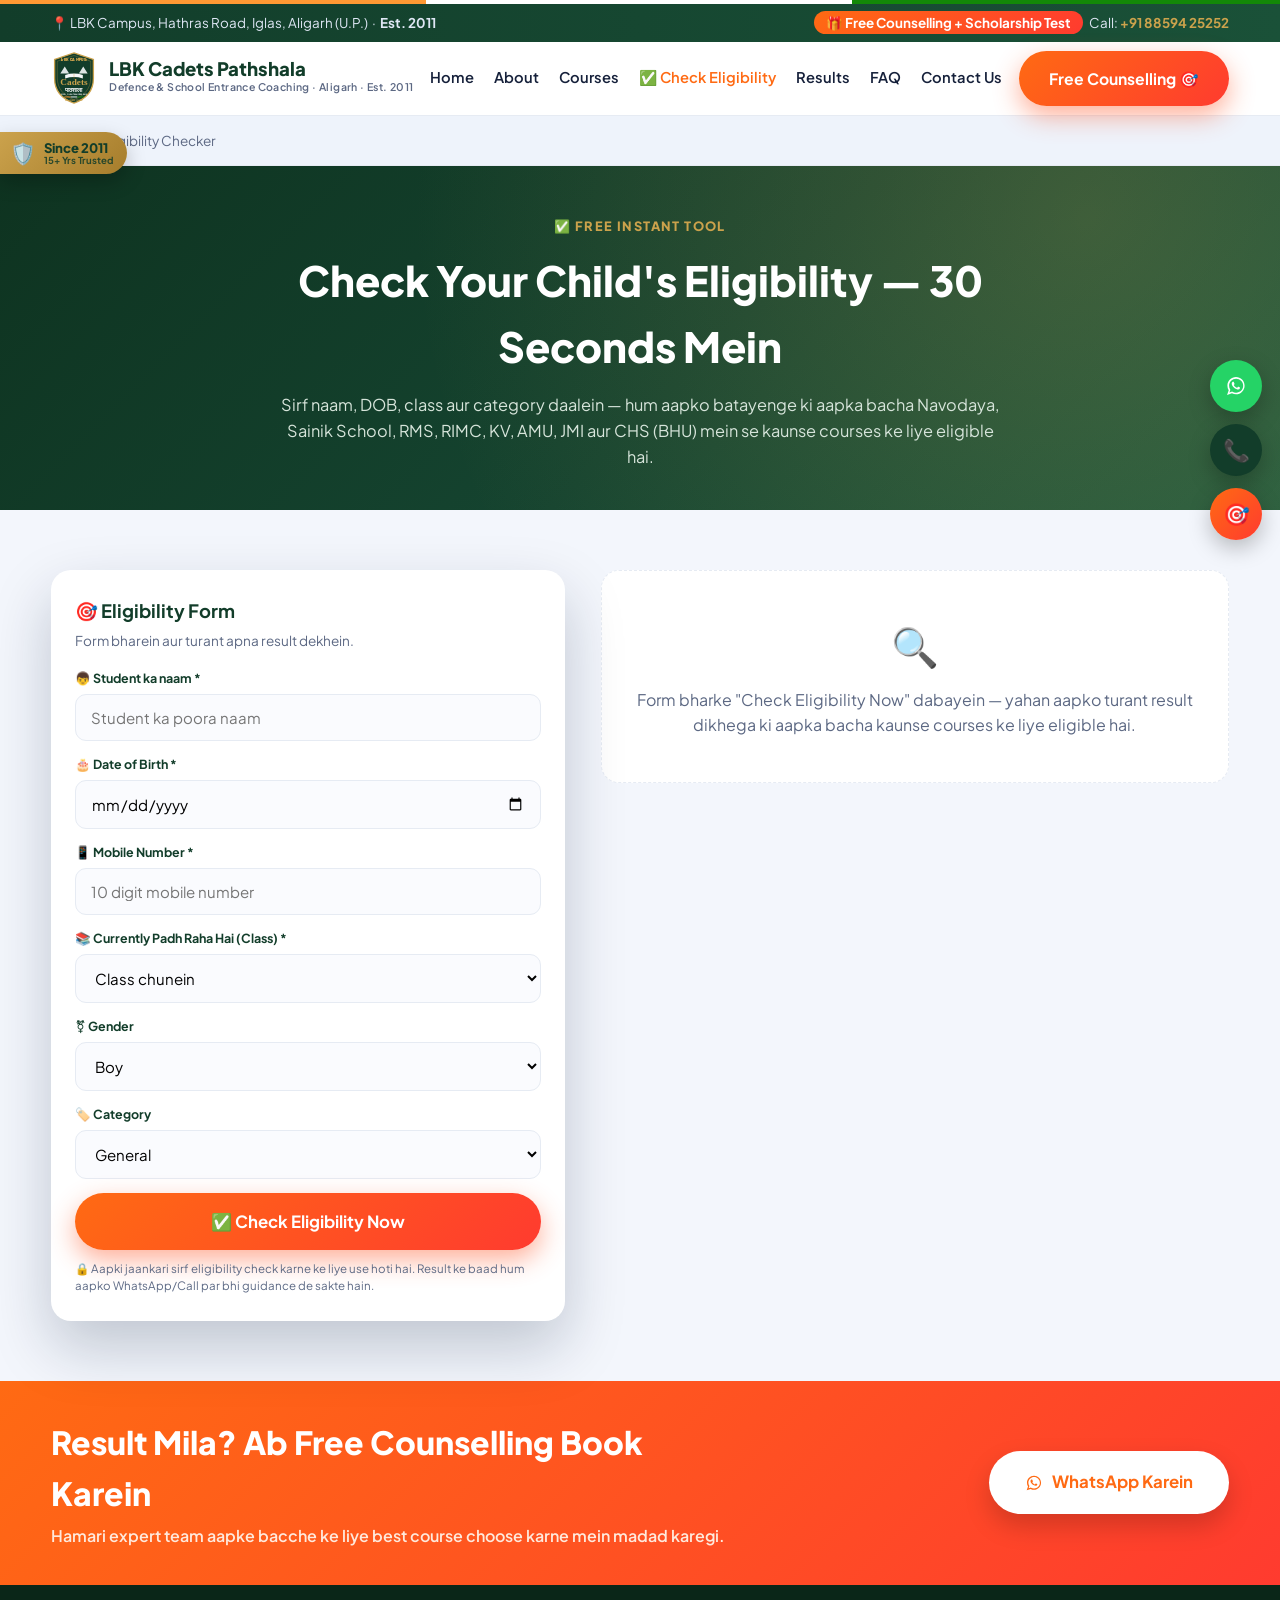
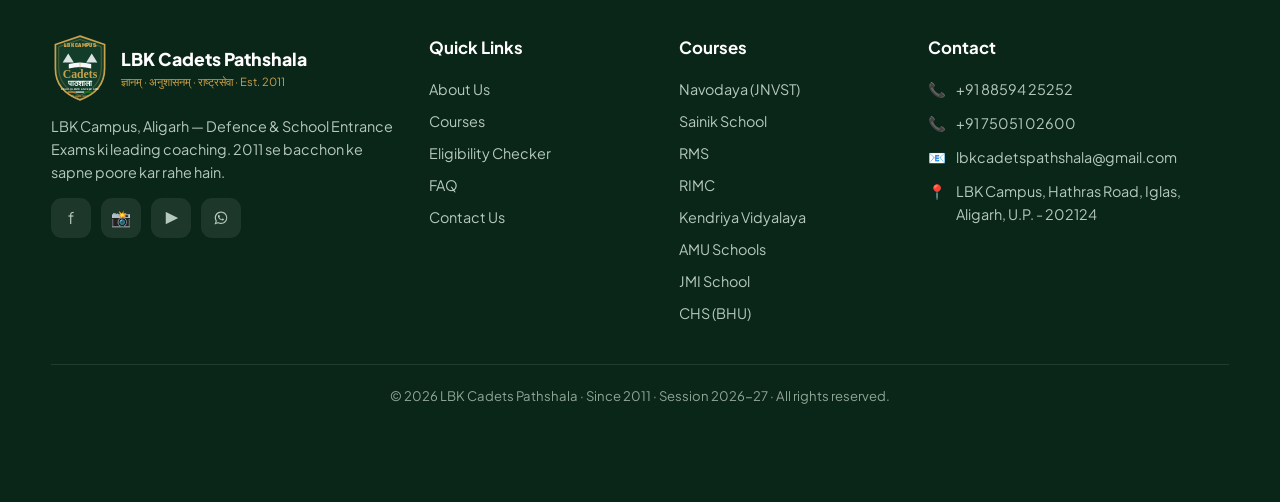
<file: eligibility-checker-standalone.html>
<!DOCTYPE html>
<html lang="en">
<head>
<meta charset="UTF-8" />
<meta name="viewport" content="width=device-width, initial-scale=1.0" />
<title>Free Eligibility Checker — Navodaya, Sainik School, RMS, RIMC, KV, AMU, JMI, CHS | LBK Cadets Pathshala</title>
<meta name="description" content="Check in 30 seconds which entrance exams your child is eligible for — Navodaya (JNVST), Sainik School, RMS, RIMC, Kendriya Vidyalaya, AMU, JMI, CHS (BHU). Free eligibility checker by LBK Cadets Pathshala, Aligarh." />
<link rel="preconnect" href="https://fonts.googleapis.com" />
<link rel="preconnect" href="https://fonts.gstatic.com" crossorigin />
<link href="https://fonts.googleapis.com/css2?family=Plus+Jakarta+Sans:wght@400;500;600;700;800&family=Teko:wght@500;600;700&display=swap" rel="stylesheet" />
<style>
:root{
  --navy:#123d2a; --navy2:#1a5138;
  --gold:#cba24c; --gold2:#a67d2c;
  --cta:#ff6a13; --cta2:#ff3b2f;
  --green:#1e9e4a; --wa:#25d366;
  --saffron:#ff9933; --india-green:#138808;
  --bg:#f3f6fc; --text:#15203a; --muted:#5c6883; --line:#e6ebf3;
  --shadow:0 12px 34px rgba(10,28,56,.10); --shadow-lg:0 26px 60px rgba(10,28,56,.22);
}
*{margin:0;padding:0;box-sizing:border-box}
html{scroll-behavior:smooth}
body{font-family:'Plus Jakarta Sans',system-ui,sans-serif;color:var(--text);background:var(--bg);line-height:1.6;overflow-x:clip}
a{text-decoration:none;color:inherit}
img{max-width:100%;display:block}
.wrap{width:min(1180px,92%);margin:0 auto}
section{padding:60px 0}

.btn{display:inline-flex;align-items:center;justify-content:center;gap:9px;padding:15px 30px;border-radius:50px;font-weight:700;font-size:.98rem;cursor:pointer;border:none;transition:transform .2s,box-shadow .2s,filter .2s;font-family:inherit}
.btn-cta{background:linear-gradient(135deg,var(--cta),var(--cta2));color:#fff;box-shadow:0 10px 26px rgba(255,80,30,.45)}
.btn-cta:hover{transform:translateY(-3px);filter:brightness(1.06)}
.btn-block{width:100%}
.btn-lg{padding:18px 36px;font-size:1.05rem}

.tricolor{height:4px;background:linear-gradient(90deg,var(--saffron) 0 33.3%,#fff 33.3% 66.6%,var(--india-green) 66.6% 100%)}

.brand{display:flex;align-items:center;gap:12px}
.brand .bn{font-size:1.16rem;font-weight:800;color:var(--navy);line-height:1.02}
.brand .bs{font-size:.66rem;color:var(--muted);font-weight:600;letter-spacing:.4px}
.lbk-emb{display:block;flex-shrink:0}
.brand .lbk-emb{height:52px;width:46px}
.fbrand .lbk-emb{height:66px;width:58px}

.topbar{background:linear-gradient(90deg,var(--navy),var(--navy2));color:#dfe7f5;font-size:.84rem;padding:8px 0}
.topbar .wrap{display:flex;justify-content:space-between;align-items:center;gap:12px;flex-wrap:wrap}
.topbar a{color:var(--gold);font-weight:700}
.topbar .pill{background:linear-gradient(135deg,var(--cta),var(--cta2));color:#fff;padding:3px 12px;border-radius:50px;font-weight:700}

.site-head{position:sticky;top:0;z-index:55}
header.nav{background:rgba(255,255,255,.94);backdrop-filter:blur(12px);border-bottom:1px solid var(--line)}
.nav-in{display:flex;align-items:center;justify-content:space-between;padding:9px 0}
nav.menu{display:flex;align-items:center;gap:20px;flex-wrap:wrap}
nav.menu a{color:var(--text);font-weight:600;font-size:.92rem}
nav.menu a:hover{color:var(--cta)}
nav.menu details{position:relative}
nav.menu details>summary{list-style:none;cursor:pointer;color:var(--text);font-weight:600;font-size:.92rem;display:flex;align-items:center;gap:4px;user-select:none}
nav.menu details>summary::-webkit-details-marker{display:none}
nav.menu details .drop-menu{position:absolute;top:130%;left:0;background:#fff;border:1px solid var(--line);border-radius:14px;box-shadow:var(--shadow-lg);padding:10px;min-width:260px;display:flex;flex-direction:column;gap:2px;z-index:60}
nav.menu details .drop-menu a{padding:9px 12px;border-radius:9px;font-size:.85rem;font-weight:600;color:var(--text)}
nav.menu details .drop-menu a:hover{background:#f3f6fc;color:var(--cta)}
.nav-cta{display:flex;align-items:center;gap:12px}
.hamb{display:none;flex-direction:column;gap:5px;background:none;border:none;cursor:pointer;padding:6px}
.hamb span{width:26px;height:3px;background:var(--navy);border-radius:3px}

.crumb{background:#eef3fb;padding:14px 0;font-size:.85rem;color:var(--muted);border-bottom:1px solid var(--line)}
.crumb a{color:var(--cta);font-weight:600}
.crumb span{color:#a9b3c6;margin:0 4px}

.wa-icon{width:18px;height:18px;fill:currentColor;flex-shrink:0}
.rail .wa-icon,.mbar .wa-icon{width:22px;height:22px}
.socials .wa-icon{width:16px;height:16px}

/* Eligibility Checker specific */
.elig-hero{background:linear-gradient(135deg,#0e3320,#154430 55%,#1d5a3f);color:#fff;padding:46px 0 40px;position:relative;overflow:hidden}
.elig-hero::after{content:"";position:absolute;inset:0;background:radial-gradient(circle at 85% 15%,rgba(203,162,76,.22),transparent 60%)}
.elig-hero .wrap{position:relative;z-index:2;text-align:center;max-width:720px}
.elig-hero .tagline{color:var(--gold);font-weight:800;letter-spacing:1.4px;text-transform:uppercase;font-size:.8rem;margin-bottom:10px;display:inline-block}
.elig-hero h1{font-size:clamp(1.8rem,4.2vw,2.6rem);font-weight:800;margin-bottom:12px}
.elig-hero p{color:#d6e4da;font-size:1.02rem}

.elig-wrap{display:grid;grid-template-columns:.9fr 1.1fr;gap:36px;align-items:flex-start}
.elig-form-card{background:#fff;border-radius:20px;box-shadow:var(--shadow-lg);padding:26px 24px;position:sticky;top:118px}
.elig-form-card h3{color:var(--navy);font-size:1.15rem;margin-bottom:4px}
.elig-form-card .sub{color:var(--muted);font-size:.85rem;margin-bottom:18px}
.fld{margin-bottom:14px}
.fld label{display:block;font-size:.78rem;font-weight:700;color:var(--navy);margin-bottom:5px}
.fld input,.fld select{width:100%;padding:13px 15px;border:1.5px solid var(--line);border-radius:11px;font-size:.94rem;font-family:inherit;background:#fafbfe;transition:border-color .2s}
.fld input:focus,.fld select:focus{outline:none;border-color:var(--cta);background:#fff}
.elig-note-sm{font-size:.72rem;color:var(--muted);margin-top:10px;line-height:1.5}

.elig-results{min-height:200px}
.elig-empty{background:#fff;border:1.5px dashed var(--line);border-radius:18px;padding:44px 24px;text-align:center;color:var(--muted)}
.elig-empty .ei{font-size:2.4rem;margin-bottom:10px}
.elig-summary{background:linear-gradient(135deg,var(--navy),var(--navy2));color:#fff;border-radius:16px;padding:18px 22px;margin-bottom:18px;display:flex;align-items:center;justify-content:space-between;gap:14px;flex-wrap:wrap}
.elig-summary b{font-family:'Teko',sans-serif;font-size:1.8rem;color:var(--gold)}
.elig-summary span{font-size:.85rem;color:#c3d3c8}

.elig-grid{display:grid;gap:14px}
.elig-card{background:#fff;border-radius:16px;border:1px solid var(--line);box-shadow:var(--shadow);padding:18px 20px;display:flex;gap:14px;align-items:flex-start}
.elig-card .eic{width:46px;height:46px;border-radius:12px;background:linear-gradient(135deg,var(--navy),var(--navy2));display:grid;place-items:center;font-size:1.35rem;flex-shrink:0;border:2px solid var(--gold)}
.elig-card .eb{flex:1;min-width:0}
.elig-card h4{color:var(--navy);font-size:1.02rem;margin-bottom:4px}
.elig-card .estatus{display:inline-flex;align-items:center;gap:5px;font-size:.72rem;font-weight:800;padding:4px 11px;border-radius:50px;margin-bottom:8px}
.estatus.now{background:#e7f7ee;color:var(--green)}
.estatus.later{background:#fff1e3;color:var(--cta)}
.estatus.passed{background:#f3f4f6;color:#8a94a6}
.estatus.info{background:#eef3fb;color:var(--navy)}
.elig-card .emeta{font-size:.82rem;color:var(--muted);margin-bottom:8px;line-height:1.5}
.elig-card .ecat-note{font-size:.78rem;color:var(--navy);background:#f6f1e2;border-left:3px solid var(--gold);padding:6px 10px;border-radius:6px;margin-bottom:8px}
.elig-card .erow a{font-size:.8rem;font-weight:700;color:var(--cta)}
.elig-card.dim{opacity:.6}

.disc-box{background:#fff8ec;border:1.5px solid var(--gold);border-radius:14px;padding:16px 20px;margin-top:22px;font-size:.82rem;color:var(--text);line-height:1.6}
.disc-box b{color:var(--gold2)}

/* Form validation */
.fld input.invalid,.fld select.invalid{border-color:var(--cta2);background:#fff6f4}
.fld-err{display:none;color:var(--cta2);font-size:.74rem;font-weight:700;margin-top:5px}
.fld-err.show{display:block}
.form-alert{display:none;background:#ffe9e5;border:1.5px solid var(--cta2);color:#a4271b;font-size:.82rem;font-weight:700;padding:11px 14px;border-radius:11px;margin-bottom:14px}
.form-alert.show{display:block}

/* Result Popup / Modal */
.elig-modal-overlay{position:fixed;inset:0;background:rgba(8,30,20,.7);z-index:150;display:none;align-items:center;justify-content:center;padding:18px}
.elig-modal-overlay.show{display:flex}
.elig-modal-box{background:#fff;border-radius:22px;max-width:660px;width:100%;max-height:88vh;overflow-y:auto;position:relative;box-shadow:0 34px 80px rgba(0,0,0,.4);animation:emPop .32s ease}
@keyframes emPop{from{opacity:0;transform:translateY(24px) scale(.97)}to{opacity:1;transform:none}}
.em-close{position:absolute;top:14px;right:14px;width:38px;height:38px;border-radius:50%;background:rgba(255,255,255,.18);color:#fff;border:none;font-size:1.2rem;cursor:pointer;display:grid;place-items:center;z-index:2;transition:background .2s}
.em-close:hover{background:rgba(255,255,255,.32)}
.em-head{background:linear-gradient(135deg,var(--navy),var(--navy2));color:#fff;padding:30px 28px 24px;border-radius:22px 22px 0 0;position:relative;overflow:hidden}
.em-head::after{content:"";position:absolute;inset:0;background:radial-gradient(circle at 90% 0%,rgba(203,162,76,.28),transparent 60%)}
.em-head .em-tag{position:relative;z-index:1;color:var(--gold);font-weight:800;letter-spacing:1.2px;text-transform:uppercase;font-size:.72rem;display:inline-block;margin-bottom:8px}
.em-head h3{position:relative;z-index:1;font-size:clamp(1.15rem,3vw,1.55rem);font-weight:800;line-height:1.35}
.em-head h3 b{color:var(--gold)}
.em-chips{position:relative;z-index:1;display:flex;flex-wrap:wrap;gap:8px;margin-top:14px}
.em-chip{background:rgba(255,255,255,.14);border:1px solid rgba(255,255,255,.35);color:#fff;font-size:.8rem;font-weight:700;padding:6px 13px;border-radius:50px;display:inline-block;cursor:pointer;transition:background .2s,transform .2s}
.em-chip:hover{background:rgba(255,255,255,.3);transform:translateY(-2px)}
.em-chip.none{background:rgba(255,255,255,.1);cursor:default}
.em-chip.none:hover{background:rgba(255,255,255,.1);transform:none}
.em-body{padding:24px 26px 28px}
.em-body .elig-grid{margin-bottom:6px}
.em-actions{display:flex;gap:10px;flex-wrap:wrap;margin-top:18px}
.em-actions .btn{flex:1;min-width:180px}
.em-actions .btn-ghost{background:#eef3fb;color:var(--navy);box-shadow:none}

@media print{
  body *{visibility:hidden}
  .elig-modal-overlay,.elig-modal-overlay *{visibility:visible}
  .elig-modal-overlay{position:absolute;inset:0;background:#fff;display:block;padding:0}
  .elig-modal-box{max-height:none;overflow:visible;box-shadow:none;max-width:100%}
  .em-close,.em-actions{display:none!important}
}

.ctaband{background:linear-gradient(135deg,var(--cta),var(--cta2));color:#fff}
.ctaband .wrap{display:flex;align-items:center;justify-content:space-between;gap:24px;flex-wrap:wrap}
.ctaband h2{font-size:clamp(1.4rem,3vw,2rem);font-weight:800;max-width:640px}
.ctaband p{color:#ffe9dc;font-weight:600;margin-top:4px}
.ctaband .btn{background:#fff;color:var(--cta);box-shadow:0 12px 26px rgba(0,0,0,.18)}
.ctaband .btn:hover{transform:translateY(-3px)}

footer{background:#0a2618;color:#b6c9be;padding:50px 0 0}
.fgrid{display:grid;grid-template-columns:1.6fr 1fr 1fr 1.4fr;gap:34px}
footer h4{color:#fff;font-size:1.05rem;margin-bottom:16px}
footer ul{list-style:none}footer li{margin-bottom:9px;font-size:.9rem}
footer a:hover{color:var(--gold)}
.fbrand{display:flex;align-items:center;gap:12px;margin-bottom:14px}
.socials{display:flex;gap:10px;margin-top:14px}
.socials a{width:40px;height:40px;border-radius:11px;background:rgba(255,255,255,.08);display:grid;place-items:center;font-size:1rem;transition:background .2s}
.socials a:hover{background:var(--gold);color:var(--navy)}
.cline{display:flex;gap:10px;font-size:.9rem;margin-bottom:11px;align-items:flex-start}
.fbot{border-top:1px solid rgba(255,255,255,.1);margin-top:30px;padding:20px 0 96px;text-align:center;font-size:.82rem;color:#8fa596}

.rail{position:fixed;right:18px;top:50%;transform:translateY(-50%);z-index:70;display:flex;flex-direction:column;gap:12px}
.rail a{width:52px;height:52px;border-radius:50%;display:grid;place-items:center;font-size:1.35rem;color:#fff;box-shadow:0 8px 22px rgba(0,0,0,.25);position:relative;transition:transform .2s}
.rail a:hover{transform:scale(1.1)}
.rail .r-wa{background:var(--wa)}
.rail .r-call{background:var(--navy)}
.rail .r-enq{background:linear-gradient(135deg,var(--cta),var(--cta2))}
.rail a .tip{position:absolute;right:62px;top:50%;transform:translateY(-50%);background:var(--navy);color:#fff;font-size:.78rem;font-weight:600;padding:6px 12px;border-radius:8px;white-space:nowrap;opacity:0;pointer-events:none;transition:opacity .2s}
.rail a:hover .tip{opacity:1}

.mbar{display:none}

.trust-float{position:fixed;left:0;top:132px;z-index:60;display:flex;align-items:center;gap:8px;background:linear-gradient(135deg,var(--gold),var(--gold2));color:var(--navy);padding:9px 14px 9px 10px;border-radius:0 50px 50px 0;box-shadow:0 8px 20px rgba(0,0,0,.22);font-family:inherit;border:none;cursor:pointer;text-decoration:none}
.trust-float .tf-ic{font-size:1.3rem;line-height:1}
.trust-float .tf-txt{display:flex;flex-direction:column;line-height:1.05}
.trust-float .tf-txt b{font-size:.82rem;font-weight:800}
.trust-float .tf-txt small{font-size:.6rem;font-weight:700;opacity:.85}

.reveal{opacity:0;transform:translateY(28px);transition:opacity .6s,transform .6s}
.reveal.show{opacity:1;transform:none}

@media(max-width:980px){
  .elig-wrap{grid-template-columns:1fr}
  .elig-form-card{position:static}
  .fgrid{grid-template-columns:1fr 1fr}
}
@media(max-width:680px){
  nav.menu,.nav-cta .btn{display:none}
  .hamb{display:flex}
  nav.menu.open{display:flex;flex-direction:column;position:absolute;top:100%;left:0;width:100%;background:#fff;padding:18px;gap:14px;box-shadow:var(--shadow-lg);border-bottom:1px solid var(--line)}
  nav.menu.open details .drop-menu{position:static;box-shadow:none;border:none;padding:6px 0 0 10px;min-width:0}
  .fgrid{grid-template-columns:1fr}
  section{padding:44px 0}
  .topbar .hidep{display:none}
  .rail{display:none}
  .trust-float{bottom:150px;top:auto;padding:7px 12px 7px 8px}
  .mbar{display:flex;position:fixed;bottom:0;left:0;width:100%;z-index:75;box-shadow:0 -6px 20px rgba(0,0,0,.15)}
  .mbar a{flex:1;display:flex;align-items:center;justify-content:center;gap:8px;padding:14px;font-weight:700;font-size:.95rem;color:#fff}
  .mbar .call{background:var(--navy)}
  .mbar .wa{background:var(--wa)}
  .mbar .enq{background:linear-gradient(135deg,var(--cta),var(--cta2))}
}
</style>
</head>
<body>

<svg width="0" height="0" style="position:absolute" aria-hidden="true">
  <symbol id="lbklogo" viewBox="0 0 200 236">
    <path d="M100 4 L188 34 V120 C188 178 150 214 100 232 C50 214 12 178 12 120 V34 Z" fill="#123d2a" stroke="#cba24c" stroke-width="6"/>
    <path d="M100 16 L176 42 V118 C176 168 143 200 100 216 C57 200 24 168 24 118 V42 Z" fill="none" stroke="#cba24c" stroke-width="2" opacity=".65"/>
    <text x="100" y="42" text-anchor="middle" fill="#cba24c" font-family="'Teko',sans-serif" font-size="22" font-weight="700" letter-spacing="1">LBK CAMPUS</text>
    <text x="42" y="43" fill="#cba24c" font-size="13">★</text>
    <text x="150" y="43" fill="#cba24c" font-size="13">★</text>
    <path d="M38 98 L58 66 L78 98 Z M122 98 L142 66 L162 98 Z" fill="#eef2f3" opacity=".92"/>
    <path d="M60 104 Q100 92 140 104 L140 120 Q100 108 60 120 Z" fill="#f6f8f9"/>
    <path d="M100 99 V120" stroke="#cba24c" stroke-width="2"/>
    <text x="100" y="152" text-anchor="middle" fill="#cba24c" font-family="Georgia,'Times New Roman',serif" font-size="42" font-weight="700">Cadets</text>
    <text x="100" y="182" text-anchor="middle" fill="#ffffff" font-family="'Plus Jakarta Sans',sans-serif" font-size="27" font-weight="700">पाठशाला</text>
    <text x="100" y="197" text-anchor="middle" fill="#ffffff" font-family="'Plus Jakarta Sans',sans-serif" font-size="8.5" font-weight="700" letter-spacing="1">SCHOOL ENTRANCE EXAMS</text>
    <rect x="56" y="202" width="29" height="4" fill="#ff9933"/><rect x="85" y="202" width="30" height="4" fill="#ffffff"/><rect x="115" y="202" width="29" height="4" fill="#138808"/>
    <text x="100" y="221" text-anchor="middle" fill="#cba24c" font-family="'Plus Jakarta Sans',sans-serif" font-size="8.5" font-weight="700">ज्ञानम् · अनुशासनम् · राष्ट्रसेवा</text>
  </symbol>
  <symbol id="waIcon" viewBox="0 0 32 32">
    <path fill="currentColor" d="M16.001 3C9.096 3 3.5 8.596 3.5 15.5c0 2.42.68 4.68 1.86 6.6L3 29l7.11-2.31a12.42 12.42 0 0 0 5.89 1.49h.01c6.9 0 12.5-5.596 12.5-12.5C28.5 8.596 22.9 3 16.001 3zm0 22.7h-.01a10.14 10.14 0 0 1-5.17-1.42l-.37-.22-3.96 1.29 1.31-3.86-.24-.4a10.14 10.14 0 0 1-1.56-5.43c0-5.63 4.58-10.2 10.21-10.2 2.73 0 5.29 1.06 7.22 3 1.93 1.93 3 4.49 3 7.21 0 5.63-4.58 10.03-10.2 10.03zm5.6-7.65c-.31-.15-1.82-.9-2.1-1-.28-.1-.48-.15-.69.15-.2.3-.79 1-.97 1.2-.18.2-.36.22-.66.07-1.8-.9-2.98-1.6-4.17-3.63-.32-.55.32-.51.91-1.7.1-.2.05-.37-.05-.52-.1-.15-.68-1.64-.93-2.25-.25-.6-.5-.52-.69-.53h-.59c-.2 0-.52.07-.8.37-.28.3-1.06 1.04-1.06 2.53s1.08 2.93 1.23 3.13c.15.2 2.08 3.18 5.04 4.33 2.5.98 3.01.79 3.55.74.54-.05 1.73-.71 1.98-1.4.24-.68.24-1.26.17-1.39-.07-.13-.26-.2-.57-.35z"/>
  </symbol>
</svg>

<div class="site-head">
<div class="tricolor"></div>

<div class="topbar">
  <div class="wrap">
    <span class="hidep">📍 LBK Campus, Hathras Road, Iglas, Aligarh (U.P.) &nbsp;·&nbsp; <b>Est. 2011</b></span>
    <span><span class="pill">🎁 Free Counselling + Scholarship Test</span> &nbsp; Call: <a href="tel:+918859425252">+91 88594 25252</a></span>
  </div>
</div>

<header class="nav">
  <div class="wrap nav-in">
    <a href="index.html" class="brand">
      <svg class="lbk-emb"><use href="#lbklogo"/></svg>
      <div>
        <div class="bn">LBK Cadets Pathshala</div>
        <div class="bs">Defence & School Entrance Coaching · Aligarh · Est. 2011</div>
      </div>
    </a>
    <nav class="menu" id="menu">
      <a href="index.html">Home</a>
      <a href="index.html#about">About</a>
      <details class="drop">
        <summary>Courses</summary>
        <div class="drop-menu">
          <a href="courses/navodaya-vidyalaya-jnvst.html">🏫 Navodaya Vidyalaya (JNVST)</a>
          <a href="courses/sainik-school-aissee.html">🎖️ Sainik School (AISSEE &amp; UP)</a>
          <a href="courses/rashtriya-military-school-rms.html">⚔️ Rashtriya Military School (RMS)</a>
          <a href="courses/rimc.html">🎯 Rashtriya Indian Military College (RIMC)</a>
          <a href="courses/kendriya-vidyalaya-kv.html">🎓 Kendriya Vidyalaya (KVs)</a>
          <a href="courses/amu-schools.html">🕌 Aligarh Muslim University (AMU)</a>
          <a href="courses/jmi-school.html">📖 Jamia Millia Islamia (JMI)</a>
          <a href="courses/chs-bhu.html">🏛️ Central Hindu School (CHS - BHU)</a>
        </div>
      </details>
      <a href="eligibility-checker.html" style="color:var(--cta)">✅ Check Eligibility</a>
      <a href="index.html#results">Results</a>
      <a href="index.html#faq">FAQ</a>
      <a href="index.html#contact">Contact Us</a>
    </nav>
    <div class="nav-cta">
      <a href="index.html#enroll" class="btn btn-cta">Free Counselling 🎯</a>
      <button class="hamb" id="hamb" aria-label="Menu"><span></span><span></span><span></span></button>
    </div>
  </div>
</header>
</div>

<div class="crumb"><div class="wrap"><a href="index.html">Home</a><span>›</span>Eligibility Checker</div></div>

<section class="elig-hero">
  <div class="wrap">
    <span class="tagline">✅ Free Instant Tool</span>
    <h1>Check Your Child's Eligibility — 30 Seconds Mein</h1>
    <p>Sirf naam, DOB, class aur category daalein — hum aapko batayenge ki aapka bacha Navodaya, Sainik School, RMS, RIMC, KV, AMU, JMI aur CHS (BHU) mein se kaunse courses ke liye eligible hai.</p>
  </div>
</section>

<section>
  <div class="wrap elig-wrap">
    <div class="elig-form-card">
      <h3>🎯 Eligibility Form</h3>
      <div class="sub">Form bharein aur turant apna result dekhein.</div>
      <div class="form-alert" id="formAlert">⚠️ Kripya sabhi fields sahi tarah bharein — neeche laal mark ki gayi fields check karein.</div>
      <form id="eligForm" novalidate>
        <div class="fld">
          <label for="sname">👦 Student ka naam *</label>
          <input type="text" id="sname" name="sname" placeholder="Student ka poora naam" required minlength="2" />
          <div class="fld-err" id="err-sname">Kripya student ka poora naam likhein (kam se kam 2 letters).</div>
        </div>
        <div class="fld">
          <label for="sdob">🎂 Date of Birth *</label>
          <input type="date" id="sdob" name="sdob" required />
          <div class="fld-err" id="err-sdob">Kripya valid Date of Birth chunein (future date nahi ho sakti).</div>
        </div>
        <div class="fld">
          <label for="smobile">📱 Mobile Number *</label>
          <input type="tel" id="smobile" name="smobile" placeholder="10 digit mobile number" pattern="[6-9][0-9]{9}" maxlength="10" inputmode="numeric" required />
          <div class="fld-err" id="err-smobile">Kripya valid 10-digit mobile number likhein (jaise 98XXXXXXXX).</div>
        </div>
        <div class="fld">
          <label for="sclass">📚 Currently Padh Raha Hai (Class) *</label>
          <select id="sclass" name="sclass" required>
            <option value="">Class chunein</option>
            <option value="Nursery">Nursery</option>
            <option value="LKG">LKG</option>
            <option value="UKG">UKG</option>
            <option value="1">Class 1</option>
            <option value="2">Class 2</option>
            <option value="3">Class 3</option>
            <option value="4">Class 4</option>
            <option value="5">Class 5</option>
            <option value="6">Class 6</option>
            <option value="7">Class 7</option>
            <option value="8">Class 8</option>
            <option value="9">Class 9</option>
          </select>
          <div class="fld-err" id="err-sclass">Kripya student ki current class chunein.</div>
        </div>
        <div class="fld">
          <label for="sgender">⚧ Gender</label>
          <select id="sgender" name="sgender">
            <option value="Boy">Boy</option>
            <option value="Girl">Girl</option>
          </select>
        </div>
        <div class="fld">
          <label for="scategory">🏷️ Category</label>
          <select id="scategory" name="scategory">
            <option value="General">General</option>
            <option value="OBC">OBC</option>
            <option value="SC">SC</option>
            <option value="ST">ST</option>
            <option value="Defence/Ex-Servicemen Ward">Defence / Ex-Servicemen Ward</option>
            <option value="Divyang">Divyang (PwD)</option>
          </select>
        </div>
        <button type="submit" class="btn btn-cta btn-block btn-lg">✅ Check Eligibility Now</button>
        <p class="elig-note-sm">🔒 Aapki jaankari sirf eligibility check karne ke liye use hoti hai. Result ke baad hum aapko WhatsApp/Call par bhi guidance de sakte hain.</p>
      </form>
    </div>

    <div class="elig-results">
      <div id="eligResults">
        <div class="elig-empty">
          <div class="ei">🔍</div>
          <p>Form bharke "Check Eligibility Now" dabayein — yahan aapko turant result dikhega ki aapka bacha kaunse courses ke liye eligible hai.</p>
        </div>
      </div>
    </div>
  </div>
</section>

<section class="ctaband" style="padding:36px 0">
  <div class="wrap">
    <div><h2>Result Mila? Ab Free Counselling Book Karein</h2><p>Hamari expert team aapke bacche ke liye best course choose karne mein madad karegi.</p></div>
    <a href="https://wa.me/918859425252?text=Namaste!%20Mujhe%20eligibility%20checker%20ke%20result%20ke%20baare%20mein%20free%20counselling%20chahiye." target="_blank" rel="noopener" class="btn btn-lg" id="waPageCta"><svg class="wa-icon"><use href="#waIcon"/></svg> WhatsApp Karein</a>
  </div>
</section>

<footer>
  <div class="wrap">
    <div class="fgrid">
      <div>
        <div class="fbrand">
          <svg class="lbk-emb"><use href="#lbklogo"/></svg>
          <div><div style="color:#fff;font-weight:800;font-size:1.1rem">LBK Cadets Pathshala</div><div style="color:var(--gold);font-size:.7rem">ज्ञानम् · अनुशासनम् · राष्ट्रसेवा · Est. 2011</div></div>
        </div>
        <p style="font-size:.9rem">LBK Campus, Aligarh — Defence & School Entrance Exams ki leading coaching. 2011 se bacchon ke sapne poore kar rahe hain.</p>
        <div class="socials"><a href="#" aria-label="Facebook">f</a><a href="#" aria-label="Instagram">📸</a><a href="#" aria-label="YouTube">▶</a><a href="https://wa.me/918859425252" target="_blank" rel="noopener" aria-label="WhatsApp"><svg class="wa-icon"><use href="#waIcon"/></svg></a></div>
      </div>
      <div><h4>Quick Links</h4><ul><li><a href="index.html#about">About Us</a></li><li><a href="index.html#courses">Courses</a></li><li><a href="eligibility-checker.html">Eligibility Checker</a></li><li><a href="index.html#faq">FAQ</a></li><li><a href="index.html#contact">Contact Us</a></li></ul></div>
      <div><h4>Courses</h4><ul>
        <li><a href="courses/navodaya-vidyalaya-jnvst.html">Navodaya (JNVST)</a></li>
        <li><a href="courses/sainik-school-aissee.html">Sainik School</a></li>
        <li><a href="courses/rashtriya-military-school-rms.html">RMS</a></li>
        <li><a href="courses/rimc.html">RIMC</a></li>
        <li><a href="courses/kendriya-vidyalaya-kv.html">Kendriya Vidyalaya</a></li>
        <li><a href="courses/amu-schools.html">AMU Schools</a></li>
        <li><a href="courses/jmi-school.html">JMI School</a></li>
        <li><a href="courses/chs-bhu.html">CHS (BHU)</a></li>
      </ul></div>
      <div><h4>Contact</h4>
        <div class="cline">📞 <a href="tel:+918859425252">+91 88594 25252</a></div>
        <div class="cline">📞 <a href="tel:+917505102600">+91 75051 02600</a></div>
        <div class="cline">📧 <a href="mailto:lbkcadetspathshala@gmail.com">lbkcadetspathshala@gmail.com</a></div>
        <div class="cline">📍 <span>LBK Campus, Hathras Road, Iglas, Aligarh, U.P. - 202124</span></div>
      </div>
    </div>
    <div class="fbot">© 2026 LBK Cadets Pathshala · Since 2011 · Session 2026-27 · All rights reserved.</div>
  </div>
</footer>

<a href="index.html#about" class="trust-float">
  <span class="tf-ic">🛡️</span>
  <span class="tf-txt"><b>Since 2011</b><small>15+ Yrs Trusted</small></span>
</a>

<div class="rail">
  <a href="https://wa.me/918859425252?text=Namaste!%20Mujhe%20eligibility%20ke%20baare%20mein%20jaankari%20chahiye." target="_blank" rel="noopener" class="r-wa" aria-label="WhatsApp"><svg class="wa-icon"><use href="#waIcon"/></svg><span class="tip">WhatsApp Karein</span></a>
  <a href="tel:+918859425252" class="r-call" aria-label="Call">📞<span class="tip">Call: +91 88594 25252</span></a>
  <a href="index.html#enroll" class="r-enq" aria-label="Enquiry">🎯<span class="tip">Free Counselling</span></a>
</div>

<div class="mbar">
  <a href="tel:+918859425252" class="call">📞 Call</a>
  <a href="https://wa.me/918859425252?text=Namaste!%20Mujhe%20eligibility%20ke%20baare%20mein%20jaankari%20chahiye." target="_blank" rel="noopener" class="wa"><svg class="wa-icon"><use href="#waIcon"/></svg> WhatsApp</a>
  <a href="index.html#enroll" class="enq">🎯 Enquiry</a>
</div>

<div class="elig-modal-overlay" id="eligModalOverlay" role="dialog" aria-modal="true" aria-labelledby="eligModalHeading">
  <div class="elig-modal-box" id="eligModalBox">
    <button class="em-close" id="eligModalClose" aria-label="Close popup">✕</button>
    <div id="eligModalContent"></div>
  </div>
</div>

<script>
/* ===========================================================================
   LBK Cadets Pathshala — Eligibility Checker (ALL-IN-ONE, single file)
   Data below is compiled from publicly available official notifications
   (NVS, Sainik School Society/AISSEE, RMS, RIMC, KVS, AMU, JMI, BHU) as a
   general GUIDE ONLY. Exact age cut-off dates & seat percentages change
   every admission cycle — always confirm with the official notification
   or during free counselling before filling any real application.
   =========================================================================== */
var WA_NUMBER = "918859425252";

/* Mobile menu toggle */
var hamb = document.getElementById('hamb'), menu = document.getElementById('menu');
if (hamb && menu) {
  hamb.addEventListener('click', function () { menu.classList.toggle('open'); });
  menu.querySelectorAll('a').forEach(function (a) {
    a.addEventListener('click', function () { menu.classList.remove('open'); });
  });
}

/* Courses dropdown: auto-open on hover, auto-close on mouse leave (desktop) */
document.querySelectorAll('nav.menu details.drop').forEach(function (det) {
  var closeTimer;
  det.addEventListener('mouseenter', function () { clearTimeout(closeTimer); det.setAttribute('open', ''); });
  det.addEventListener('mouseleave', function () { closeTimer = setTimeout(function () { det.removeAttribute('open'); }, 180); });
});

/* Eligibility data */
var COURSES = [
  {
    id: "navodaya", name: "Navodaya Vidyalaya (JNVST / LEST)", icon: "🏫",
    link: "courses/navodaya-vidyalaya-jnvst.html",
    entries: [
      { label: "Class VI (JNVST)", fromClass: 5, minAge: 9, maxAge: 13, note: "Rural/govt-school candidates get priority. Min. 75% rural quota, min. 1/3 girls, 27% OBC, SC/ST as per district population, Divyang as per norms.", pwdNote: "Divyang (PwD) candidates get seat reservation as per Govt. norms, with relaxed criteria in some cases. Exact percentage/relaxation is announced every year in the NVS/JNVST notification — please confirm before applying." },
      { label: "Class IX (LEST)", fromClass: 8, minAge: 13, maxAge: 15, note: "Lateral entry — subject to seat vacancy in the district JNV.", pwdNote: "Divyang (PwD) reservation applies as per NVS norms for lateral entry as well, subject to seat vacancy — confirm exact quota in the current year's LEST notification." }
    ]
  },
  {
    id: "sainik", name: "Sainik School (AISSEE)", icon: "🎖️",
    link: "courses/sainik-school-aissee.html",
    entries: [
      { label: "Class VI (AISSEE)", fromClass: 5, minAge: 10, maxAge: 12, note: "Reservation: SC 15%, ST 7.5%, Defence/Ex-servicemen wards 25%, min. 10% seats for girls, Home-State quota ~67%.", pwdNote: "⚠️ Sainik Schools require compulsory medical & physical fitness standards for cadet/military training — no separate PwD seat reservation is currently published for AISSEE. Some benchmark-disability relaxation may exist under the RPwD Act, 2016 — please confirm directly with the latest AISSEE notification before assuming eligibility." },
      { label: "Class IX (AISSEE)", fromClass: 8, minAge: 13, maxAge: 15, note: "Girls' admission to Class IX subject to seat availability. Same category quotas as Class VI apply.", pwdNote: "⚠️ Same as Class VI — strict medical/physical fitness applies; no specific PwD quota currently published. Please confirm with the latest AISSEE notification." }
    ]
  },
  {
    id: "rms", name: "Rashtriya Military School (RMS)", icon: "⚔️",
    link: "courses/rashtriya-military-school-rms.html",
    entries: [
      { label: "Class VI (CET)", fromClass: 5, minAge: 10, maxAge: 12, note: "Selection via Common Entrance Test (English, Maths, GK, Intelligence) + physical fitness + medical. Wards of Defence personnel get priority quota.", pwdNote: "⚠️ RMS admission requires compulsory physical fitness & medical standards for military training — no dedicated PwD seat reservation is currently published. Please confirm with the latest RMS CET notification before applying." },
      { label: "Class IX (CET)", fromClass: 8, minAge: 13, maxAge: 15, note: "Same CET pattern with higher-level syllabus; physical & medical fitness compulsory.", pwdNote: "⚠️ Same as Class VI — physical/medical fitness compulsory; no dedicated PwD quota currently published. Please confirm with the latest RMS notification." }
    ]
  },
  {
    id: "rimc", name: "Rashtriya Indian Military College (RIMC)", icon: "🎯",
    link: "courses/rimc.html",
    entries: [
      { label: "Class VIII Entry", fromClass: 7, minAge: 11.5, maxAge: 13, note: "Open to both boys & girls. Written test (English, Maths, GK) + Psychological test + Personal Interview + medical fitness. Limited state-wise quota.", pwdNote: "⚠️ RIMC requires compulsory medical & physical fitness standards for military training — no dedicated PwD seat reservation is currently published. Please confirm directly with the current year's RIMC notification." }
    ]
  },
  {
    id: "kv", name: "Kendriya Vidyalaya (KV)", icon: "🎓",
    link: "courses/kendriya-vidyalaya-kv.html",
    entries: [
      { label: "Class I (Lottery)", fromClass: 0, minAge: 6, maxAge: 8, note: "Admission via computerised draw of lots (no entrance test). Priority: Defence/Ex-servicemen wards → KVS employee wards → Govt. employee wards → others.", pwdNote: "As per KVS norms, 3% horizontal reservation is provided for CWSN (Children With Special Needs / PwD) across all categories." },
      { label: "Class II – IX (Vacancy)", fromClass: 1, minAge: 6, maxAge: 15, note: "Admission subject to seat vacancy in the relevant class. RTE 25%, SC 15%, ST 7.5%, OBC-NCL 27%, CWSN 3% reservation applies.", pwdNote: "As per KVS norms, 3% horizontal reservation applies for CWSN (Children With Special Needs / PwD), subject to seat vacancy in the relevant class." }
    ]
  },
  {
    id: "amu", name: "AMU Schools", icon: "🕌",
    link: "courses/amu-schools.html",
    entries: [
      { label: "Class I (Draw of Lots)", fromClass: 0, minAge: 6, maxAge: 8, note: "Admission through draw of lots, no written test.", pwdNote: "As a Central University-run institution, AMU Schools generally follow RPwD Act, 2016 norms for PwD reservation — exact percentage should be confirmed in AMU's current admission notice." },
      { label: "Class VI (Entrance Test)", fromClass: 5, minAge: 10, maxAge: 12, note: "Written entrance test — Maths, English, GK, Reasoning.", pwdNote: "PwD reservation is generally available as per RPwD Act, 2016 norms applicable to AMU (Central University) — please confirm exact quota in the current admission notice." },
      { label: "Class IX (Entrance Test)", fromClass: 8, minAge: 13, maxAge: 15, note: "Written entrance test conducted by AMU Controller of Examinations.", pwdNote: "PwD reservation is generally available as per RPwD Act, 2016 norms applicable to AMU (Central University) — please confirm exact quota in the current admission notice." }
    ]
  },
  {
    id: "jmi", name: "Jamia Millia Islamia (JMI) School", icon: "📖",
    link: "courses/jmi-school.html",
    entries: [
      { label: "Class VI", fromClass: 5, minAge: 10, maxAge: 12, note: "Admission via test/lottery at Jamia Senior Secondary School, Girls SSS or Syed Abid Husain SSS. Exact age cut-off announced yearly in the Jamia School Prospectus.", pwdNote: "As a Central University-run institution, JMI Schools generally follow RPwD Act, 2016 norms for PwD reservation — exact percentage should be confirmed in the current year's Jamia School Prospectus." },
      { label: "Class IX", fromClass: 8, minAge: 13, maxAge: 15, note: "Same schools as Class VI; check current year's prospectus for exact process.", pwdNote: "Same as Class VI — please confirm exact PwD quota in the current year's Jamia School Prospectus." }
    ]
  },
  {
    id: "chs", name: "Central Hindu School (CHS - BHU)", icon: "🏛️",
    link: "courses/chs-bhu.html",
    entries: [
      { label: "Class IX (SET)", fromClass: 8, minAge: 13, maxAge: 15, note: "School Entrance Test (SET) — qualifying marks 33% for General/OBC, 25% for SC/ST & Divyang (Orthopedically Handicapped).", pwdNote: "Divyang (Orthopedically Handicapped/PwD) candidates get a relaxed qualifying mark of 25% (vs 33% for General/OBC) as per BHU Central Hindu School norms." }
    ]
  }
];

var form = document.getElementById('eligForm');
var resultsBox = document.getElementById('eligResults');

function calcAge(dobStr) {
  var dob = new Date(dobStr);
  if (isNaN(dob.getTime())) return null;
  var today = new Date();
  var age = today.getFullYear() - dob.getFullYear();
  var m = today.getMonth() - dob.getMonth();
  if (m < 0 || (m === 0 && today.getDate() < dob.getDate())) age--;
  return age;
}

function classToNum(clsStr) {
  var map = { "Nursery": -2, "LKG": -1, "UKG": 0, "1": 1, "2": 2, "3": 3, "4": 4, "5": 5, "6": 6, "7": 7, "8": 8, "9": 9 };
  return map.hasOwnProperty(clsStr) ? map[clsStr] : parseInt(clsStr, 10);
}

function statusFor(entry, age, currentClassNum) {
  var ageOk = age !== null && age >= entry.minAge - 0.6 && age <= entry.maxAge + 0.6;
  var classOk = currentClassNum !== null && (currentClassNum === entry.fromClass || currentClassNum === entry.fromClass - 1 || currentClassNum === entry.fromClass + 1);
  if (age !== null && age > entry.maxAge + 0.6) return "passed";
  if (age !== null && age < entry.minAge - 1.2) return "later";
  if (ageOk || classOk) return "now";
  return "info";
}

/* ---------------- Validation helpers ---------------- */
function showFieldError(inputEl, errEl, show) {
  if (!inputEl || !errEl) return;
  inputEl.classList.toggle('invalid', !!show);
  errEl.classList.toggle('show', !!show);
}

function validateForm() {
  var ok = true;
  var nameEl = document.getElementById('sname');
  var dobEl = document.getElementById('sdob');
  var mobileEl = document.getElementById('smobile');
  var classEl = document.getElementById('sclass');

  var nameVal = nameEl.value.trim();
  var nameOk = nameVal.length >= 2 && /[A-Za-zअ-ह]/.test(nameVal);
  showFieldError(nameEl, document.getElementById('err-sname'), !nameOk);
  if (!nameOk) ok = false;

  var dobVal = dobEl.value;
  var dobDate = dobVal ? new Date(dobVal) : null;
  var dobOk = !!dobVal && !isNaN(dobDate.getTime()) && dobDate.getTime() < Date.now();
  showFieldError(dobEl, document.getElementById('err-sdob'), !dobOk);
  if (!dobOk) ok = false;

  var mobileVal = mobileEl.value.trim();
  var mobileOk = /^[6-9][0-9]{9}$/.test(mobileVal);
  showFieldError(mobileEl, document.getElementById('err-smobile'), !mobileOk);
  if (!mobileOk) ok = false;

  var classVal = classEl.value;
  var classOk = !!classVal;
  showFieldError(classEl, document.getElementById('err-sclass'), !classOk);
  if (!classOk) ok = false;

  return ok;
}

/* Live-clear error state as user types/fixes a field */
['sname', 'sdob', 'smobile', 'sclass'].forEach(function (id) {
  var el = document.getElementById(id);
  if (el) {
    el.addEventListener('input', function () { el.classList.remove('invalid'); var e = document.getElementById('err-' + id); if (e) e.classList.remove('show'); });
    el.addEventListener('change', function () { el.classList.remove('invalid'); var e = document.getElementById('err-' + id); if (e) e.classList.remove('show'); });
  }
});

/* ---------------- Lightweight local lead log (no backend available) ----------------
   NOTE: This tool is fully front-end/static (no server/database connected).
   To avoid silently losing leads, every submission is saved into the browser's
   localStorage under key "lbk_eligibility_leads" AND the mobile number is now
   included in the WhatsApp message so the team receives it directly on WhatsApp.
   For real lead-capture at scale, connect this form to Google Sheets / a form
   backend (e.g. Google Forms API, Sheet.best, or your own server) later. */
function saveLeadLocally(lead) {
  try {
    var key = 'lbk_eligibility_leads';
    var existing = JSON.parse(localStorage.getItem(key) || '[]');
    existing.push(lead);
    localStorage.setItem(key, JSON.stringify(existing));
  } catch (err) { /* localStorage unavailable — fail silently, do not break the form */ }
}

var lastSubmittedLead = null;

if (form) {
  form.addEventListener('submit', function (e) {
    e.preventDefault();

    var formAlert = document.getElementById('formAlert');
    var isValid = validateForm();
    if (!isValid) {
      formAlert.classList.add('show');
      var firstInvalid = form.querySelector('.invalid');
      if (firstInvalid) firstInvalid.focus();
      return;
    }
    formAlert.classList.remove('show');

    var fd = new FormData(form);
    var name = (fd.get('sname') || '').toString().trim();
    var dob = fd.get('sdob');
    var mobile = (fd.get('smobile') || '').toString().trim();
    var currentClass = fd.get('sclass');
    var gender = fd.get('sgender') || 'Boy';
    var category = fd.get('scategory') || 'General';

    var age = calcAge(dob);
    var classNum = currentClass ? classToNum(currentClass) : null;

    var matchedCards = [];
    var eligibleCount = 0;

    COURSES.forEach(function (course) {
      course.entries.forEach(function (entry) {
        var status = statusFor(entry, age, classNum);
        if (status === "now") eligibleCount++;
        var catNote = "";
        if (category === "SC" || category === "ST") {
          catNote = "As " + category + " category, reserved-quota benefit may apply as per official notification (fee concession / relaxed cut-off in some courses).";
        } else if (category === "OBC") {
          catNote = "As OBC (Non-Creamy Layer), 27% reservation applies in several of these courses (subject to certificate submission).";
        } else if (category === "Defence/Ex-Servicemen Ward") {
          catNote = "As a Defence/Ex-Servicemen ward, you get priority quota in Sainik School, RMS and Kendriya Vidyalaya.";
        } else if (category === "Divyang") {
          /* Use the accurate, course-specific PwD note instead of one generic line —
             because PwD/Divyang rules are NOT the same across all 8 courses
             (e.g. Sainik School/RMS/RIMC require compulsory physical fitness for
             military training and do not currently publish a PwD seat quota,
             while Navodaya/KV/AMU/JMI/CHS-BHU do provide PwD reservation/relaxation). */
          catNote = entry.pwdNote || "As Divyang (PwD), please confirm exact reservation/relaxation applicable to this course with the official notification.";
        }
        if (gender === "Girl") {
          if (course.id === "navodaya") catNote += (catNote ? " " : "") + "Minimum 1/3 seats reserved for girls.";
          else if (course.id === "sainik") catNote += (catNote ? " " : "") + "Minimum 10% seats reserved for girls.";
          else if (course.id === "rimc") catNote += (catNote ? " " : "") + "RIMC is open to both boys and girls.";
        }
        matchedCards.push({ course: course, entry: entry, status: status, catNote: catNote.trim() });
      });
    });

    var order = { now: 0, later: 1, info: 2, passed: 3 };
    matchedCards.sort(function (a, b) { return order[a.status] - order[b.status]; });

    var studentName = name || 'Aapka bacha';

    /* Unique eligible-now courses (dedupe by course, not per entry) — keep the
       full course object (not just the name) so we can link to it below */
    var eligibleCourseObjs = [];
    matchedCards.forEach(function (m) {
      if (m.status === 'now' && eligibleCourseObjs.indexOf(m.course) === -1) {
        eligibleCourseObjs.push(m.course);
      }
    });
    var eligibleNames = eligibleCourseObjs.map(function (c) { return c.name; });

    var headHtml = '';
    headHtml += '<div class="em-head">';
    headHtml += '<span class="em-tag" id="eligModalHeading">✅ Eligibility Result</span>';
    if (eligibleCourseObjs.length > 0) {
      headHtml += '<h3><b>' + studentName + '</b> is eligible for ' + eligibleCourseObjs.length + ' course' + (eligibleCourseObjs.length === 1 ? '' : 's') + ' right now! 🎉</h3>';
      headHtml += '<div class="em-chips">';
      /* FIX: chips are now real links to the course detail page (previously
         these were plain <span> tags with no href, so clicking did nothing) */
      eligibleCourseObjs.forEach(function (c) {
        headHtml += '<a href="' + c.link + '" class="em-chip" title="View ' + c.name + ' details">✅ ' + c.name + ' →</a>';
      });
      headHtml += '</div>';
    } else {
      headHtml += '<h3><b>' + studentName + '</b> abhi kisi course ke liye "eligible now" nahi hai — lekin niche detail mein dekhein kaunse courses aage eligible ho sakte hain.</h3>';
      headHtml += '<div class="em-chips"><span class="em-chip none">⏳ Check detailed status below</span></div>';
    }
    headHtml += '</div>';

    var html = '';
    html += '<div class="em-body">';
    html += '<div class="elig-grid">';

    matchedCards.forEach(function (m) {
      var statusLabel = { now: '✅ Eligible Now', later: '⏳ Eligible Later', passed: '❌ Age Limit Crossed', info: 'ℹ️ Check Details' }[m.status];
      var dimClass = m.status === 'passed' ? ' dim' : '';
      html += '<div class="elig-card' + dimClass + '">';
      html += '<div class="eic">' + m.course.icon + '</div>';
      html += '<div class="eb">';
      html += '<h4>' + m.course.name + ' — ' + m.entry.label + '</h4>';
      html += '<span class="estatus ' + m.status + '">' + statusLabel + '</span>';
      html += '<div class="emeta">Eligible age band: <b>' + m.entry.minAge + '–' + m.entry.maxAge + ' yrs</b> · Entry from Class ' + (m.entry.fromClass === 0 ? 'Nursery/Below' : m.entry.fromClass) + '</div>';
      html += '<div class="emeta">' + m.entry.note + '</div>';
      if (m.catNote) html += '<div class="ecat-note">🏷️ ' + m.catNote + '</div>';
      html += '<div class="erow"><a href="' + m.course.link + '">View Full Course Details →</a></div>';
      html += '</div></div>';
    });

    html += '</div>';
    html += '<div class="disc-box">⚠️ <b>Disclaimer:</b> Ye result sirf ek quick guide hai, based on generally published rules. Exact age cut-off dates, reservation percentages aur seat availability har admission cycle mein change hoti hain. Kripya final confirmation ke liye humein call/WhatsApp karein ya official notification dekhein — hamari free counselling team aapko exact eligibility batayegi.</div>';
    html += '<div class="em-actions">';
    html += '<a href="index.html#enroll" class="btn btn-cta">🎯 Book Free Counselling</a>';
    html += '<a href="#" class="btn btn-cta" id="waEligResultModal" style="background:linear-gradient(135deg,#25d366,#1ea952)"><svg class="wa-icon"><use href="#waIcon"/></svg> WhatsApp Result</a>';
    html += '<button type="button" class="btn btn-ghost" id="printEligResult">🖨️ Print / Save PDF</button>';
    html += '</div>';
    html += '</div>';

    var modalOverlay = document.getElementById('eligModalOverlay');
    var modalContent = document.getElementById('eligModalContent');
    modalContent.innerHTML = headHtml + html;
    modalOverlay.classList.add('show');
    document.body.style.overflow = 'hidden';

    /* Focus trap: move focus into modal close button for accessibility */
    var closeBtnEl = document.getElementById('eligModalClose');
    if (closeBtnEl) closeBtnEl.focus();

    /* Build a full WhatsApp message including mobile + eligible course summary */
    var eligSummaryText = eligibleNames.length > 0 ? eligibleNames.join(", ") : "abhi koi course 'eligible now' nahi (aage ke liye guidance chahiye)";
    var msg = "Namaste! Maine LBK Eligibility Checker use kiya.\n" +
      "Student: " + studentName + "\n" +
      "DOB: " + dob + " | Class: " + currentClass + " | Gender: " + gender + " | Category: " + category + "\n" +
      "Mobile: " + mobile + "\n" +
      "Eligible for: " + eligSummaryText + "\n" +
      "Please guide us further.";
    var waHref = "https://wa.me/" + WA_NUMBER + "?text=" + encodeURIComponent(msg);

    var waModalBtn = document.getElementById('waEligResultModal');
    if (waModalBtn) {
      waModalBtn.href = waHref;
      waModalBtn.target = "_blank";
      waModalBtn.rel = "noopener";
    }

    var printBtn = document.getElementById('printEligResult');
    if (printBtn) {
      printBtn.addEventListener('click', function () { window.print(); });
    }

    /* Save lead locally (no backend connected yet) + keep in memory for reopen */
    lastSubmittedLead = { name: name, dob: dob, mobile: mobile, currentClass: currentClass, gender: gender, category: category, eligibleCourses: eligibleNames, submittedAt: new Date().toISOString() };
    saveLeadLocally(lastSubmittedLead);

    /* Basic conversion-tracking hook (fires only if GA/Meta Pixel is added to the page later) */
    if (typeof window.gtag === 'function') {
      window.gtag('event', 'eligibility_check_submitted', { eligible_count: eligibleNames.length });
    }
    if (typeof window.fbq === 'function') {
      window.fbq('trackCustom', 'EligibilityCheckSubmitted', { eligible_count: eligibleNames.length });
    }

    /* Also keep a short inline note on the page below the form */
    resultsBox.innerHTML = '<div class="elig-empty"><div class="ei">✅</div><p><b>' + studentName + '</b> ka result popup mein khul gaya hai. Popup band ho jaaye to yahan se bhi <a href="#" id="reopenEligModal" style="color:var(--cta);font-weight:700">result phir se dekhein</a>.</p></div>';
    var reopenBtn = document.getElementById('reopenEligModal');
    if (reopenBtn) {
      reopenBtn.addEventListener('click', function (ev) {
        ev.preventDefault();
        modalOverlay.classList.add('show');
        document.body.style.overflow = 'hidden';
        if (closeBtnEl) closeBtnEl.focus();
      });
    }
  });
}

/* Modal close handlers (click outside, close button, Escape key) */
(function () {
  var overlay = document.getElementById('eligModalOverlay');
  var closeBtn = document.getElementById('eligModalClose');
  if (!overlay) return;
  var lastFocusedBeforeModal = null;

  function closeModal() {
    overlay.classList.remove('show');
    document.body.style.overflow = '';
    if (lastFocusedBeforeModal) lastFocusedBeforeModal.focus();
  }
  document.addEventListener('focusin', function (e) {
    if (!overlay.classList.contains('show') && e.target !== overlay) {
      lastFocusedBeforeModal = document.activeElement;
    }
  });
  if (closeBtn) closeBtn.addEventListener('click', closeModal);
  overlay.addEventListener('click', function (e) {
    if (e.target === overlay) closeModal();
  });
  document.addEventListener('keydown', function (e) {
    if (e.key === 'Escape' && overlay.classList.contains('show')) closeModal();
    /* simple focus trap while modal is open */
    if (e.key === 'Tab' && overlay.classList.contains('show')) {
      var focusables = overlay.querySelectorAll('button, a[href], input, select, textarea');
      if (!focusables.length) return;
      var first = focusables[0], last = focusables[focusables.length - 1];
      if (e.shiftKey && document.activeElement === first) { e.preventDefault(); last.focus(); }
      else if (!e.shiftKey && document.activeElement === last) { e.preventDefault(); first.focus(); }
    }
  });
})();
</script>
</body>
</html>
</file>
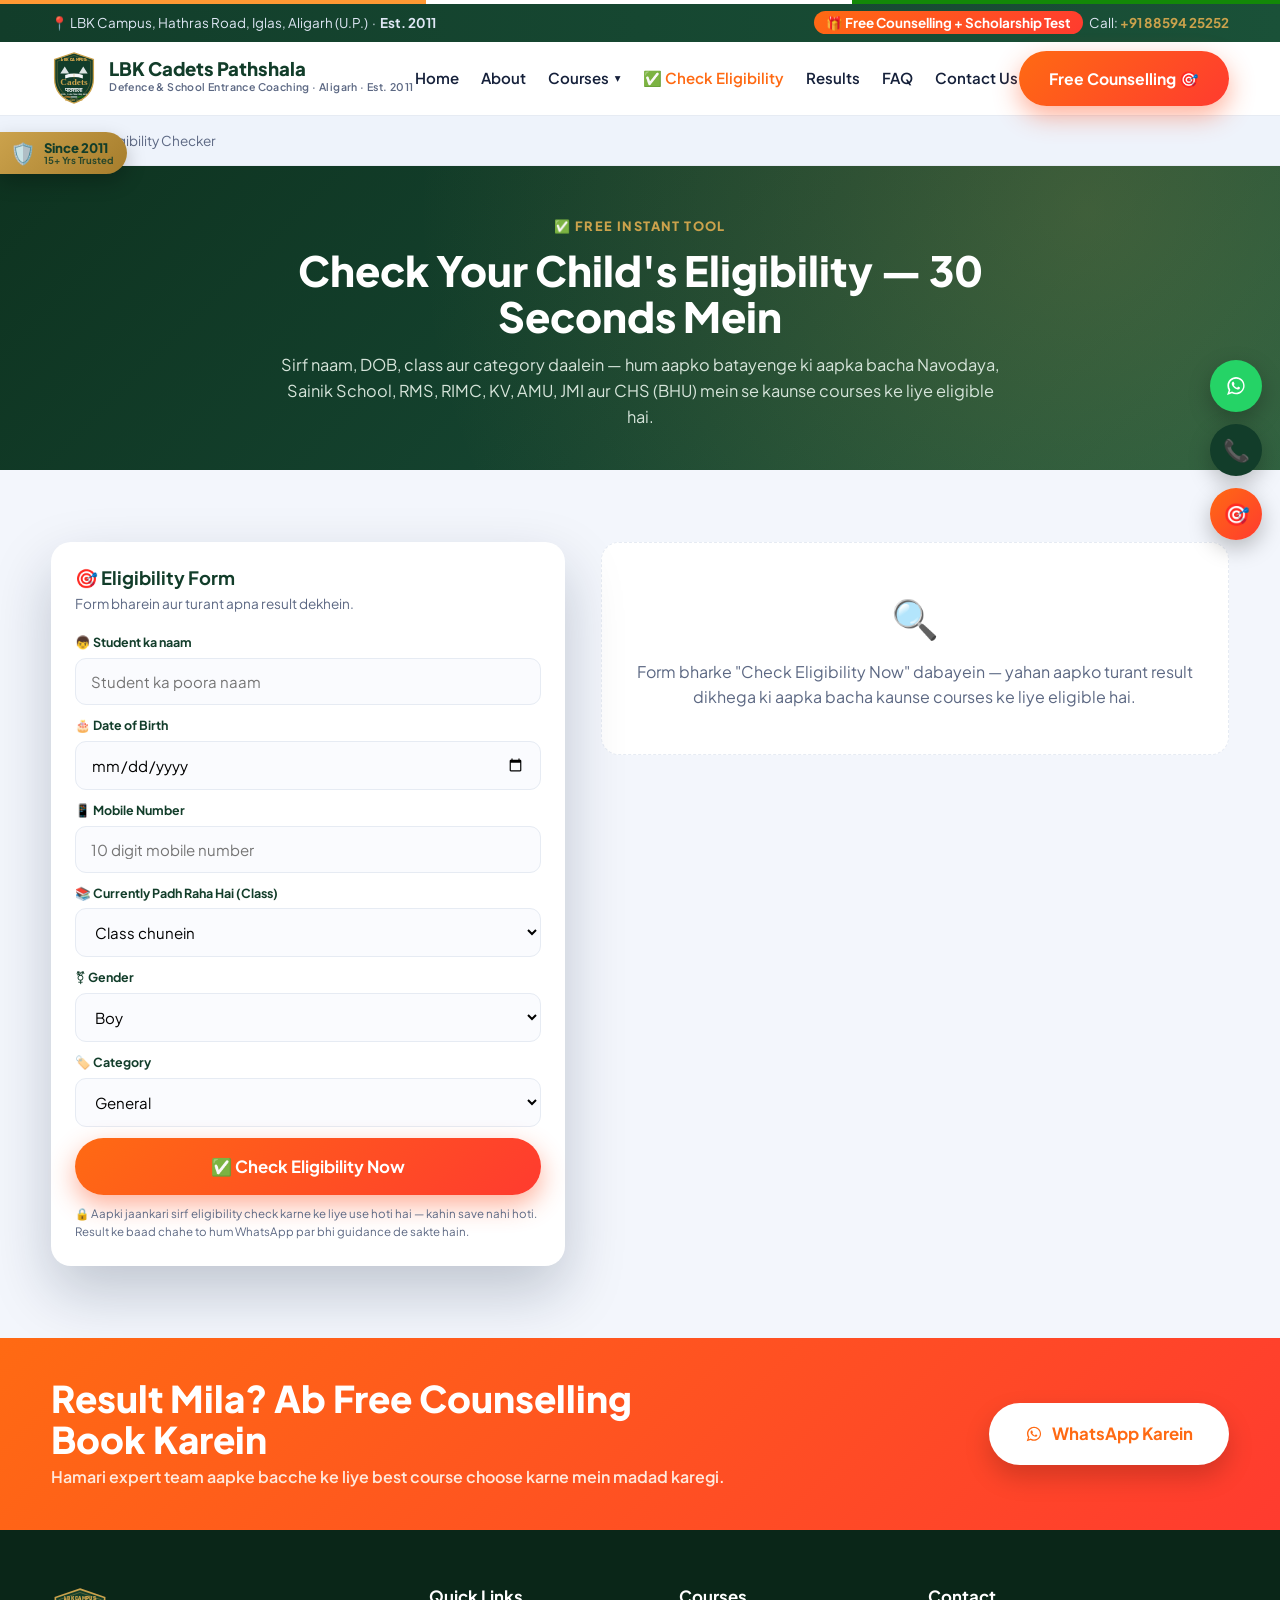
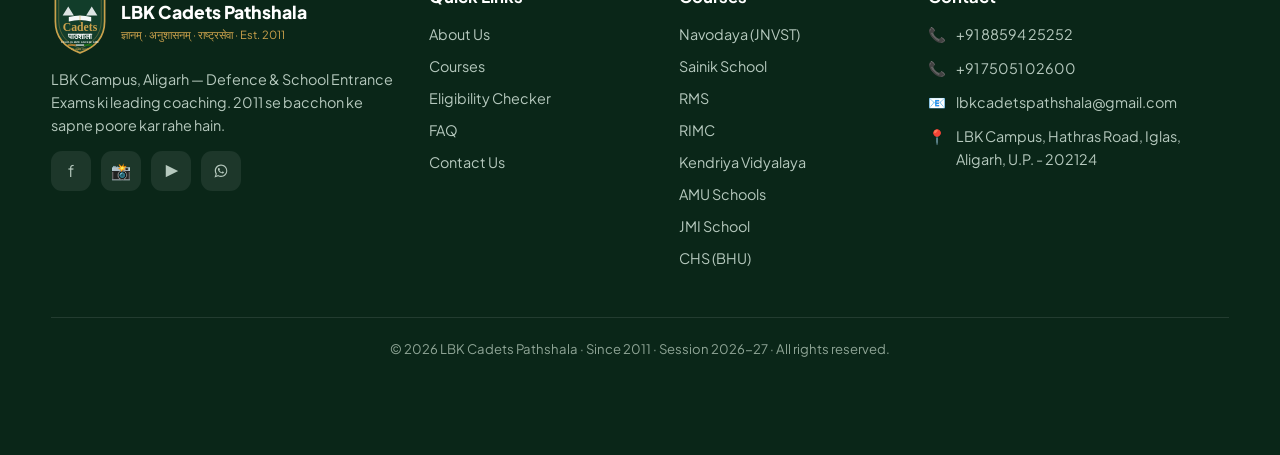
<file: eligibility-checker.html>
<!DOCTYPE html>
<html lang="en">
<head>
  <meta charset="UTF-8" />
  <meta name="viewport" content="width=device-width, initial-scale=1.0" />
  <title>Free Eligibility Checker — Navodaya, Sainik School, RMS, RIMC, KV, AMU, JMI, CHS | LBK Cadets Pathshala</title>
  <meta name="description" content="Check in 30 seconds which entrance exams your child is eligible for — Navodaya (JNVST), Sainik School, RMS, RIMC, Kendriya Vidyalaya, AMU, JMI, CHS (BHU). Free eligibility checker by LBK Cadets Pathshala, Aligarh." />
  <link rel="preconnect" href="https://fonts.googleapis.com" />
  <link rel="preconnect" href="https://fonts.gstatic.com" crossorigin />
  <link href="https://fonts.googleapis.com/css2?family=Plus+Jakarta+Sans:wght@400;500;600;700;800&family=Teko:wght@500;600;700&display=swap" rel="stylesheet" />
  <link rel="stylesheet" href="assets/style.css" />
</head>
<body>

  <svg width="0" height="0" style="position:absolute" aria-hidden="true">
    <symbol id="lbklogo" viewBox="0 0 200 236">
      <path d="M100 4 L188 34 V120 C188 178 150 214 100 232 C50 214 12 178 12 120 V34 Z" fill="#123d2a" stroke="#cba24c" stroke-width="6"/>
      <path d="M100 16 L176 42 V118 C176 168 143 200 100 216 C57 200 24 168 24 118 V42 Z" fill="none" stroke="#cba24c" stroke-width="2" opacity=".65"/>
      <text x="100" y="42" text-anchor="middle" fill="#cba24c" font-family="'Teko',sans-serif" font-size="22" font-weight="700" letter-spacing="1">LBK CAMPUS</text>
      <text x="42" y="43" fill="#cba24c" font-size="13">★</text>
      <text x="150" y="43" fill="#cba24c" font-size="13">★</text>
      <path d="M38 98 L58 66 L78 98 Z M122 98 L142 66 L162 98 Z" fill="#eef2f3" opacity=".92"/>
      <path d="M60 104 Q100 92 140 104 L140 120 Q100 108 60 120 Z" fill="#f6f8f9"/>
      <path d="M100 99 V120" stroke="#cba24c" stroke-width="2"/>
      <text x="100" y="152" text-anchor="middle" fill="#cba24c" font-family="Georgia,'Times New Roman',serif" font-size="42" font-weight="700">Cadets</text>
      <text x="100" y="182" text-anchor="middle" fill="#ffffff" font-family="'Plus Jakarta Sans',sans-serif" font-size="27" font-weight="700">पाठशाला</text>
      <text x="100" y="197" text-anchor="middle" fill="#ffffff" font-family="'Plus Jakarta Sans',sans-serif" font-size="8.5" font-weight="700" letter-spacing="1">SCHOOL ENTRANCE EXAMS</text>
      <rect x="56" y="202" width="29" height="4" fill="#ff9933"/><rect x="85" y="202" width="30" height="4" fill="#ffffff"/><rect x="115" y="202" width="29" height="4" fill="#138808"/>
      <text x="100" y="221" text-anchor="middle" fill="#cba24c" font-family="'Plus Jakarta Sans',sans-serif" font-size="8.5" font-weight="700">ज्ञानम् · अनुशासनम् · राष्ट्रसेवा</text>
    </symbol>
    <symbol id="waIcon" viewBox="0 0 32 32">
      <path fill="currentColor" d="M16.001 3C9.096 3 3.5 8.596 3.5 15.5c0 2.42.68 4.68 1.86 6.6L3 29l7.11-2.31a12.42 12.42 0 0 0 5.89 1.49h.01c6.9 0 12.5-5.596 12.5-12.5C28.5 8.596 22.9 3 16.001 3zm0 22.7h-.01a10.14 10.14 0 0 1-5.17-1.42l-.37-.22-3.96 1.29 1.31-3.86-.24-.4a10.14 10.14 0 0 1-1.56-5.43c0-5.63 4.58-10.2 10.21-10.2 2.73 0 5.29 1.06 7.22 3 1.93 1.93 3 4.49 3 7.21 0 5.63-4.58 10.03-10.2 10.03zm5.6-7.65c-.31-.15-1.82-.9-2.1-1-.28-.1-.48-.15-.69.15-.2.3-.79 1-.97 1.2-.18.2-.36.22-.66.07-1.8-.9-2.98-1.6-4.17-3.63-.32-.55.32-.51.91-1.7.1-.2.05-.37-.05-.52-.1-.15-.68-1.64-.93-2.25-.25-.6-.5-.52-.69-.53h-.59c-.2 0-.52.07-.8.37-.28.3-1.06 1.04-1.06 2.53s1.08 2.93 1.23 3.13c.15.2 2.08 3.18 5.04 4.33 2.5.98 3.01.79 3.55.74.54-.05 1.73-.71 1.98-1.4.24-.68.24-1.26.17-1.39-.07-.13-.26-.2-.57-.35z"/>
    </symbol>
  </svg>

  <div class="site-head">
  <div class="tricolor"></div>

  <div class="topbar">
    <div class="wrap">
      <span class="hidep">📍 LBK Campus, Hathras Road, Iglas, Aligarh (U.P.) &nbsp;·&nbsp; <b>Est. 2011</b></span>
      <span><span class="pill">🎁 Free Counselling + Scholarship Test</span> &nbsp; Call: <a href="tel:+918859425252">+91 88594 25252</a></span>
    </div>
  </div>

  <header class="nav">
    <div class="wrap nav-in">
      <a href="index.html" class="brand">
        <svg class="lbk-emb"><use href="#lbklogo"/></svg>
        <div>
          <div class="bn">LBK Cadets Pathshala</div>
          <div class="bs">Defence & School Entrance Coaching · Aligarh · Est. 2011</div>
        </div>
      </a>
      <nav class="menu" id="menu">
        <a href="index.html">Home</a>
        <a href="index.html#about">About</a>
        <details class="drop">
          <summary>Courses</summary>
          <div class="drop-menu">
            <a href="courses/navodaya-vidyalaya-jnvst.html">🏫 Navodaya Vidyalaya (JNVST)</a>
            <a href="courses/sainik-school-aissee.html">🎖️ Sainik School (AISSEE &amp; UP)</a>
            <a href="courses/rashtriya-military-school-rms.html">⚔️ Rashtriya Military School (RMS)</a>
            <a href="courses/rimc.html">🎯 Rashtriya Indian Military College (RIMC)</a>
            <a href="courses/kendriya-vidyalaya-kv.html">🎓 Kendriya Vidyalaya (KVs)</a>
            <a href="courses/amu-schools.html">🕌 Aligarh Muslim University (AMU)</a>
            <a href="courses/jmi-school.html">📖 Jamia Millia Islamia (JMI)</a>
            <a href="courses/chs-bhu.html">🏛️ Central Hindu School (CHS - BHU)</a>
          </div>
        </details>
        <a href="eligibility-checker.html" style="color:var(--cta)">✅ Check Eligibility</a>
        <a href="index.html#results">Results</a>
        <a href="index.html#faq">FAQ</a>
        <a href="index.html#contact">Contact Us</a>
      </nav>
      <div class="nav-cta">
        <a href="index.html#enroll" class="btn btn-cta">Free Counselling 🎯</a>
        <button class="hamb" id="hamb" aria-label="Menu"><span></span><span></span><span></span></button>
      </div>
    </div>
  </header>
  </div>

  <div class="crumb"><div class="wrap"><a href="index.html">Home</a><span>›</span>Eligibility Checker</div></div>

  <section class="elig-hero">
    <div class="wrap">
      <span class="tagline">✅ Free Instant Tool</span>
      <h1>Check Your Child's Eligibility — 30 Seconds Mein</h1>
      <p>Sirf naam, DOB, class aur category daalein — hum aapko batayenge ki aapka bacha Navodaya, Sainik School, RMS, RIMC, KV, AMU, JMI aur CHS (BHU) mein se kaunse courses ke liye eligible hai.</p>
    </div>
  </section>

  <section>
    <div class="wrap elig-wrap">
      <div class="elig-form-card reveal show">
        <h3>🎯 Eligibility Form</h3>
        <div class="sub">Form bharein aur turant apna result dekhein.</div>
        <form id="eligForm" novalidate>
          <div class="fld">
            <label for="sname">👦 Student ka naam</label>
            <input type="text" id="sname" name="sname" placeholder="Student ka poora naam" required />
          </div>
          <div class="fld">
            <label for="sdob">🎂 Date of Birth</label>
            <input type="date" id="sdob" name="sdob" required />
          </div>
          <div class="fld">
            <label for="smobile">📱 Mobile Number</label>
            <input type="tel" id="smobile" name="smobile" placeholder="10 digit mobile number" pattern="[0-9]{10}" required />
          </div>
          <div class="fld">
            <label for="sclass">📚 Currently Padh Raha Hai (Class)</label>
            <select id="sclass" name="sclass" required>
              <option value="">Class chunein</option>
              <option value="Nursery">Nursery</option>
              <option value="LKG">LKG</option>
              <option value="UKG">UKG</option>
              <option value="1">Class 1</option>
              <option value="2">Class 2</option>
              <option value="3">Class 3</option>
              <option value="4">Class 4</option>
              <option value="5">Class 5</option>
              <option value="6">Class 6</option>
              <option value="7">Class 7</option>
              <option value="8">Class 8</option>
              <option value="9">Class 9</option>
            </select>
          </div>
          <div class="fld">
            <label for="sgender">⚧ Gender</label>
            <select id="sgender" name="sgender">
              <option value="Any">Boy</option>
              <option value="Girl">Girl</option>
            </select>
          </div>
          <div class="fld">
            <label for="scategory">🏷️ Category</label>
            <select id="scategory" name="scategory">
              <option value="General">General</option>
              <option value="OBC">OBC</option>
              <option value="SC">SC</option>
              <option value="ST">ST</option>
              <option value="Defence/Ex-Servicemen Ward">Defence / Ex-Servicemen Ward</option>
              <option value="Divyang">Divyang (PwD)</option>
            </select>
          </div>
          <button type="submit" class="btn btn-cta btn-block btn-lg">✅ Check Eligibility Now</button>
          <p class="elig-note-sm">🔒 Aapki jaankari sirf eligibility check karne ke liye use hoti hai — kahin save nahi hoti. Result ke baad chahe to hum WhatsApp par bhi guidance de sakte hain.</p>
        </form>
      </div>

      <div class="elig-results" id="eligResultsWrap">
        <div id="eligResults">
          <div class="elig-empty reveal show">
            <div class="ei">🔍</div>
            <p>Form bharke "Check Eligibility Now" dabayein — yahan aapko turant result dikhega ki aapka bacha kaunse courses ke liye eligible hai.</p>
          </div>
        </div>
      </div>
    </div>
  </section>

  <section class="ctaband" style="padding:40px 0">
    <div class="wrap">
      <div><h2>Result Mila? Ab Free Counselling Book Karein</h2><p>Hamari expert team aapke bacche ke liye best course choose karne mein madad karegi.</p></div>
      <a href="#" class="btn btn-lg" data-wa-eligresult data-wa data-wa-msg="Namaste! Mujhe eligibility checker ke result ke baare mein guidance chahiye."><svg class="wa-icon"><use href="#waIcon"/></svg> WhatsApp Karein</a>
    </div>
  </section>

  <footer>
    <div class="wrap">
      <div class="fgrid">
        <div>
          <div class="fbrand">
            <svg class="lbk-emb"><use href="#lbklogo"/></svg>
            <div><div style="color:#fff;font-weight:800;font-size:1.1rem">LBK Cadets Pathshala</div><div style="color:var(--gold);font-size:.7rem">ज्ञानम् · अनुशासनम् · राष्ट्रसेवा · Est. 2011</div></div>
          </div>
          <p style="font-size:.9rem">LBK Campus, Aligarh — Defence & School Entrance Exams ki leading coaching. 2011 se bacchon ke sapne poore kar rahe hain.</p>
          <div class="socials"><a href="#" aria-label="Facebook">f</a><a href="#" aria-label="Instagram">📸</a><a href="#" aria-label="YouTube">▶</a><a href="#" data-wa aria-label="WhatsApp"><svg class="wa-icon"><use href="#waIcon"/></svg></a></div>
        </div>
        <div><h4>Quick Links</h4><ul><li><a href="index.html#about">About Us</a></li><li><a href="index.html#courses">Courses</a></li><li><a href="eligibility-checker.html">Eligibility Checker</a></li><li><a href="index.html#faq">FAQ</a></li><li><a href="index.html#contact">Contact Us</a></li></ul></div>
        <div><h4>Courses</h4><ul>
          <li><a href="courses/navodaya-vidyalaya-jnvst.html">Navodaya (JNVST)</a></li>
          <li><a href="courses/sainik-school-aissee.html">Sainik School</a></li>
          <li><a href="courses/rashtriya-military-school-rms.html">RMS</a></li>
          <li><a href="courses/rimc.html">RIMC</a></li>
          <li><a href="courses/kendriya-vidyalaya-kv.html">Kendriya Vidyalaya</a></li>
          <li><a href="courses/amu-schools.html">AMU Schools</a></li>
          <li><a href="courses/jmi-school.html">JMI School</a></li>
          <li><a href="courses/chs-bhu.html">CHS (BHU)</a></li>
        </ul></div>
        <div><h4>Contact</h4>
          <div class="cline">📞 <a href="tel:+918859425252">+91 88594 25252</a></div>
          <div class="cline">📞 <a href="tel:+917505102600">+91 75051 02600</a></div>
          <div class="cline">📧 <a href="mailto:lbkcadetspathshala@gmail.com">lbkcadetspathshala@gmail.com</a></div>
          <div class="cline">📍 <span>LBK Campus, Hathras Road, Iglas, Aligarh, U.P. - 202124</span></div>
        </div>
      </div>
      <div class="fbot">© 2026 LBK Cadets Pathshala · Since 2011 · Session 2026-27 · All rights reserved.</div>
    </div>
  </footer>

  <a href="index.html#about" class="trust-float">
    <span class="tf-ic">🛡️</span>
    <span class="tf-txt"><b>Since 2011</b><small>15+ Yrs Trusted</small></span>
  </a>

  <div class="rail">
    <a href="#" class="r-wa" data-wa data-wa-msg="Namaste! Mujhe eligibility ke baare mein jaankari chahiye." aria-label="WhatsApp"><svg class="wa-icon"><use href="#waIcon"/></svg><span class="tip">WhatsApp Karein</span></a>
    <a href="tel:+918859425252" class="r-call" aria-label="Call">📞<span class="tip">Call: +91 88594 25252</span></a>
    <a href="index.html#enroll" class="r-enq" aria-label="Enquiry">🎯<span class="tip">Free Counselling</span></a>
  </div>

  <div class="mbar">
    <a href="tel:+918859425252" class="call">📞 Call</a>
    <a href="#" class="wa" data-wa data-wa-msg="Namaste! Mujhe eligibility ke baare mein jaankari chahiye."><svg class="wa-icon"><use href="#waIcon"/></svg> WhatsApp</a>
    <a href="index.html#enroll" class="enq">🎯 Enquiry</a>
  </div>

  <script src="assets/main.js"></script>
  <script src="assets/eligibility.js"></script>
</body>
</html>
</file>
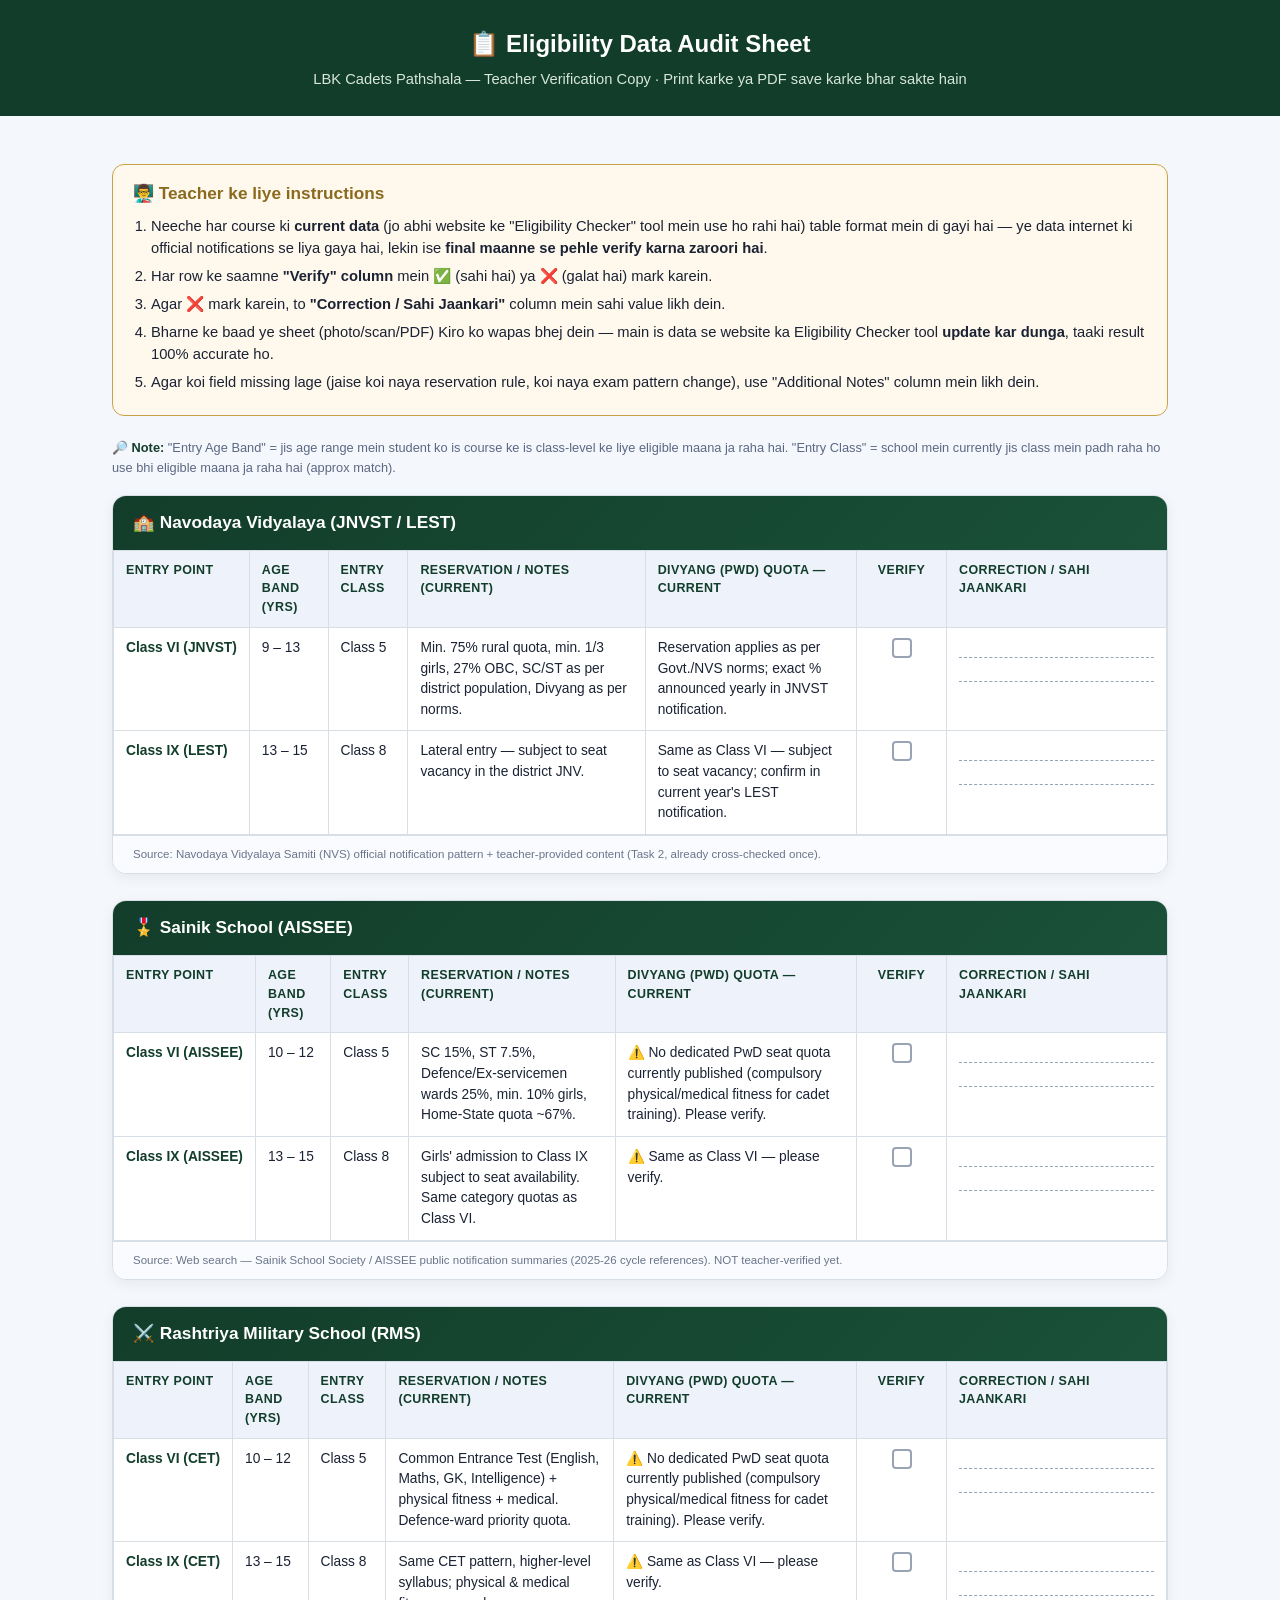
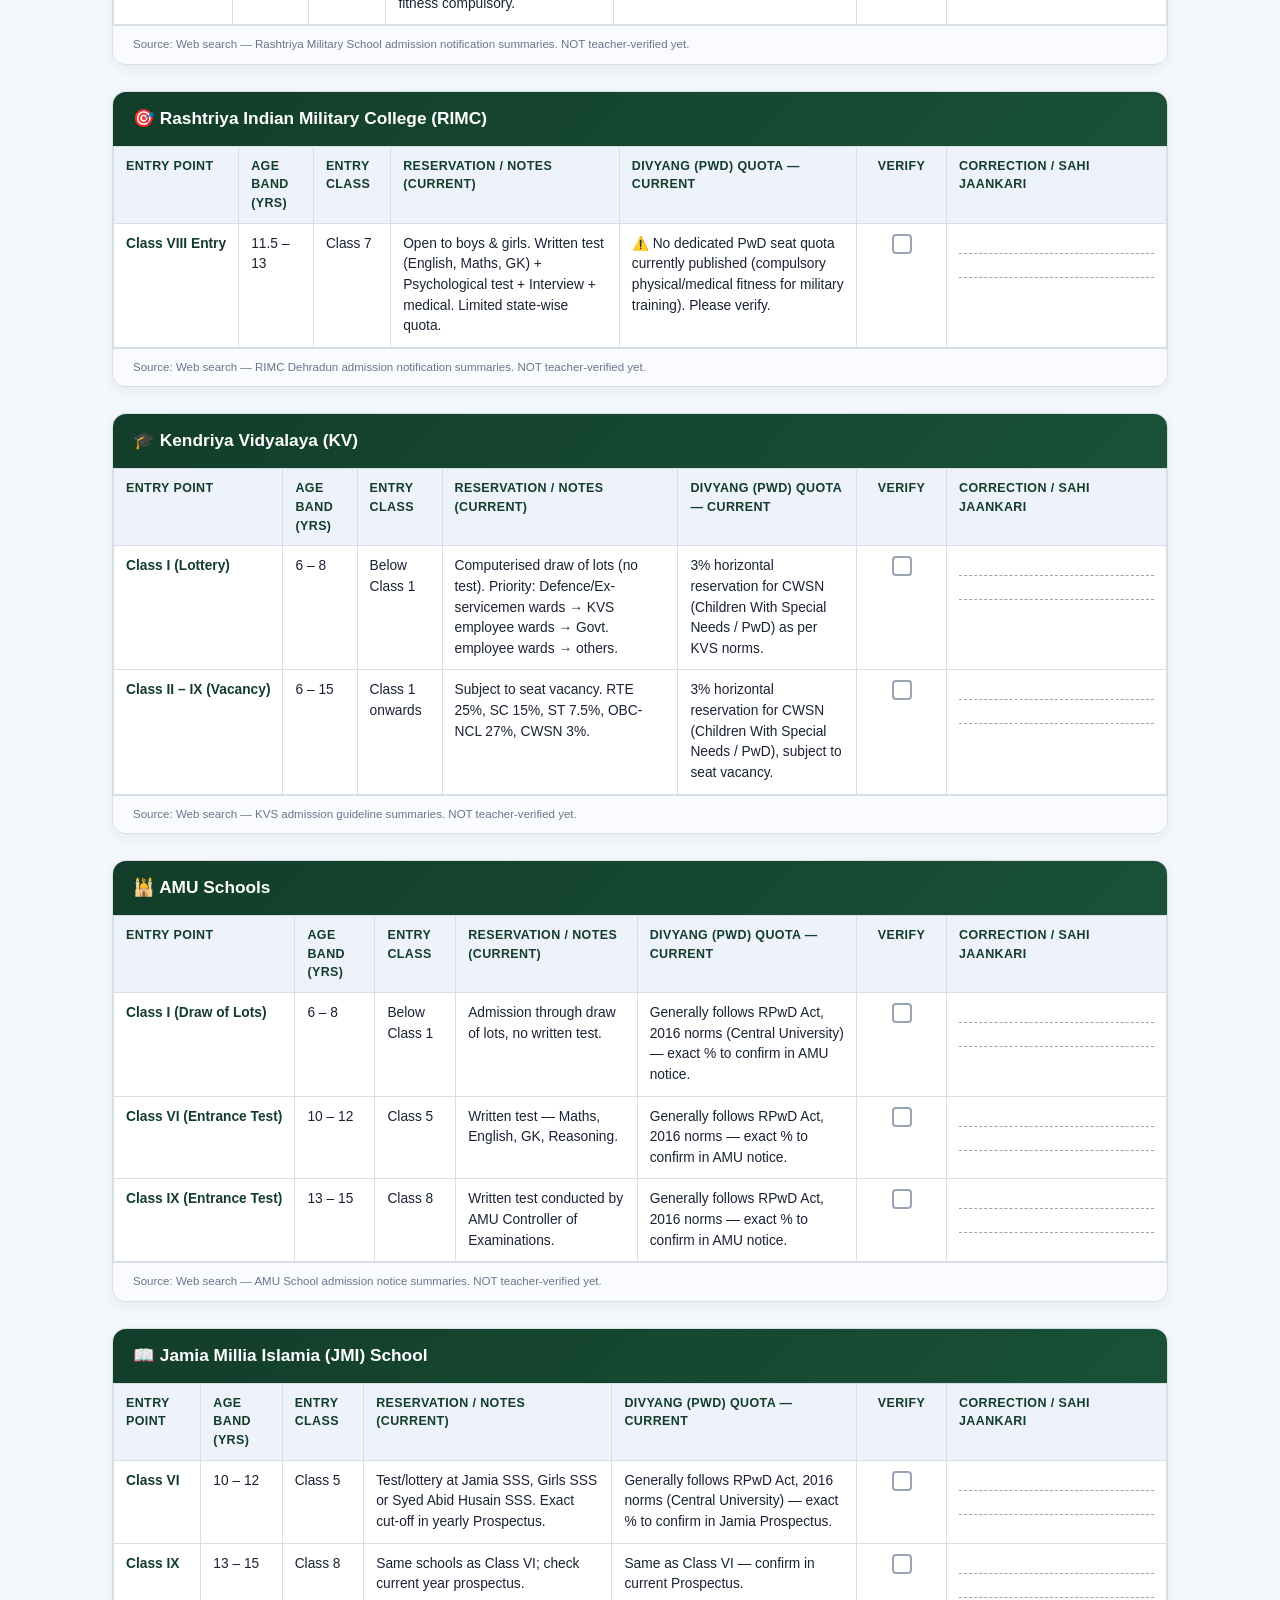
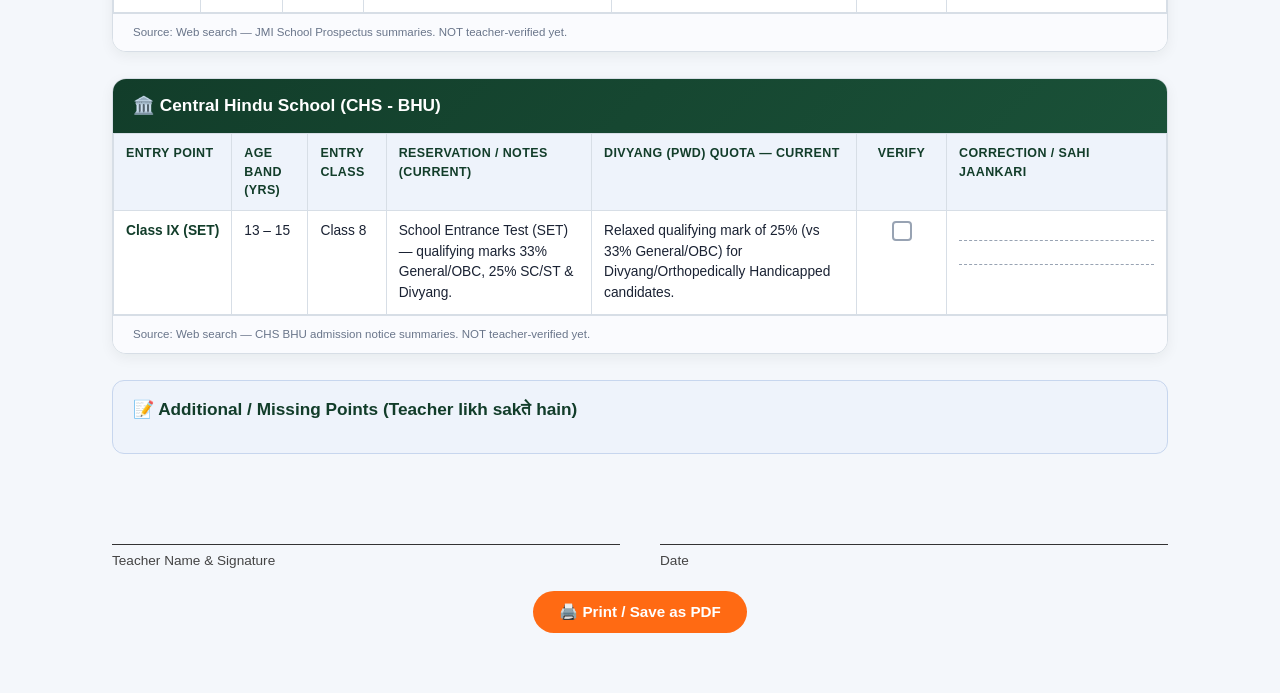
<file: eligibility-data-audit-sheet.html>
<!DOCTYPE html>
<html lang="en">
<head>
<meta charset="UTF-8" />
<meta name="viewport" content="width=device-width, initial-scale=1.0" />
<title>Eligibility Data Audit Sheet — Teacher Verification | LBK Cadets Pathshala</title>
<style>
  :root{ --navy:#123d2a; --gold:#cba24c; --cta:#ff6a13; --line:#d7dee6; --bg:#f4f7fb; }
  *{box-sizing:border-box}
  body{font-family:Arial,Helvetica,sans-serif;background:var(--bg);color:#1a2233;margin:0;padding:0;line-height:1.5}
  .wrap{max-width:1100px;margin:0 auto;padding:26px 22px 60px}
  header{background:var(--navy);color:#fff;padding:26px 22px;text-align:center}
  header h1{margin:0 0 6px;font-size:1.5rem}
  header p{margin:0;color:#d7e6da;font-size:.92rem}
  .instructions{background:#fff8ec;border:1.5px solid var(--gold);border-radius:12px;padding:16px 20px;margin:22px 0;font-size:.92rem}
  .instructions h3{margin:0 0 8px;color:#8a6a1f}
  .instructions ol{margin:0 0 0 18px;padding:0}
  .instructions li{margin-bottom:6px}
  .course-block{background:#fff;border:1px solid var(--line);border-radius:14px;margin-bottom:26px;overflow:hidden;box-shadow:0 4px 14px rgba(10,30,20,.06)}
  .course-head{background:linear-gradient(135deg,var(--navy),#1a5138);color:#fff;padding:14px 20px;display:flex;align-items:center;gap:10px;font-size:1.08rem;font-weight:700}
  table{width:100%;border-collapse:collapse;font-size:.86rem}
  th,td{border:1px solid var(--line);padding:10px 12px;text-align:left;vertical-align:top}
  th{background:#eef3fb;color:var(--navy);font-size:.78rem;text-transform:uppercase;letter-spacing:.4px}
  td.entry{font-weight:700;color:var(--navy);white-space:nowrap}
  .verify-col{width:90px;text-align:center}
  .verify-col .box{display:inline-block;width:20px;height:20px;border:2px solid #98a3b3;border-radius:4px}
  .correction-col{width:220px}
  .correction-col .line{border-bottom:1px dashed #98a3b3;height:20px;margin-bottom:4px}
  .source-note{font-size:.72rem;color:#69758a;padding:10px 20px;background:#fafbfe;border-top:1px solid var(--line)}
  .sign-block{margin-top:40px;display:grid;grid-template-columns:1fr 1fr;gap:40px}
  .sign-line{border-top:1.5px solid #333;margin-top:50px;padding-top:6px;font-size:.85rem;color:#444}
  .print-btn{display:block;width:max-content;margin:20px auto 0;background:var(--cta);color:#fff;border:none;padding:12px 26px;border-radius:50px;font-weight:700;font-size:.95rem;cursor:pointer}
  @media print{ .print-btn{display:none} body{background:#fff} .course-block{box-shadow:none} }
  .legend{font-size:.8rem;color:#5c6883;margin-bottom:18px}
  .legend b{color:var(--navy)}
</style>
</head>
<body>

<header>
  <h1>📋 Eligibility Data Audit Sheet</h1>
  <p>LBK Cadets Pathshala — Teacher Verification Copy · Print karke ya PDF save karke bhar sakte hain</p>
</header>

<div class="wrap">

  <div class="instructions">
    <h3>👨‍🏫 Teacher ke liye instructions</h3>
    <ol>
      <li>Neeche har course ki <b>current data</b> (jo abhi website ke "Eligibility Checker" tool mein use ho rahi hai) table format mein di gayi hai — ye data internet ki official notifications se liya gaya hai, lekin ise <b>final maanne se pehle verify karna zaroori hai</b>.</li>
      <li>Har row ke saamne <b>"Verify" column</b> mein ✅ (sahi hai) ya ❌ (galat hai) mark karein.</li>
      <li>Agar ❌ mark karein, to <b>"Correction / Sahi Jaankari"</b> column mein sahi value likh dein.</li>
      <li>Bharne ke baad ye sheet (photo/scan/PDF) Kiro ko wapas bhej dein — main is data se website ka Eligibility Checker tool <b>update kar dunga</b>, taaki result 100% accurate ho.</li>
      <li>Agar koi field missing lage (jaise koi naya reservation rule, koi naya exam pattern change), use "Additional Notes" column mein likh dein.</li>
    </ol>
  </div>

  <div class="legend">🔎 <b>Note:</b> "Entry Age Band" = jis age range mein student ko is course ke is class-level ke liye eligible maana ja raha hai. "Entry Class" = school mein currently jis class mein padh raha ho use bhi eligible maana ja raha hai (approx match).</div>

  <!-- 1. NAVODAYA -->
  <div class="course-block">
    <div class="course-head">🏫 Navodaya Vidyalaya (JNVST / LEST)</div>
    <table>
      <tr><th>Entry Point</th><th>Age Band (yrs)</th><th>Entry Class</th><th>Reservation / Notes (current)</th><th>Divyang (PwD) Quota — current</th><th class="verify-col">Verify</th><th class="correction-col">Correction / Sahi Jaankari</th></tr>
      <tr>
        <td class="entry">Class VI (JNVST)</td><td>9 – 13</td><td>Class 5</td>
        <td>Min. 75% rural quota, min. 1/3 girls, 27% OBC, SC/ST as per district population, Divyang as per norms.</td>
        <td>Reservation applies as per Govt./NVS norms; exact % announced yearly in JNVST notification.</td>
        <td class="verify-col"><span class="box"></span></td><td class="correction-col"><div class="line"></div><div class="line"></div></td>
      </tr>
      <tr>
        <td class="entry">Class IX (LEST)</td><td>13 – 15</td><td>Class 8</td>
        <td>Lateral entry — subject to seat vacancy in the district JNV.</td>
        <td>Same as Class VI — subject to seat vacancy; confirm in current year's LEST notification.</td>
        <td class="verify-col"><span class="box"></span></td><td class="correction-col"><div class="line"></div><div class="line"></div></td>
      </tr>
    </table>
    <div class="source-note">Source: Navodaya Vidyalaya Samiti (NVS) official notification pattern + teacher-provided content (Task 2, already cross-checked once).</div>
  </div>

  <!-- 2. SAINIK SCHOOL -->
  <div class="course-block">
    <div class="course-head">🎖️ Sainik School (AISSEE)</div>
    <table>
      <tr><th>Entry Point</th><th>Age Band (yrs)</th><th>Entry Class</th><th>Reservation / Notes (current)</th><th>Divyang (PwD) Quota — current</th><th class="verify-col">Verify</th><th class="correction-col">Correction / Sahi Jaankari</th></tr>
      <tr>
        <td class="entry">Class VI (AISSEE)</td><td>10 – 12</td><td>Class 5</td>
        <td>SC 15%, ST 7.5%, Defence/Ex-servicemen wards 25%, min. 10% girls, Home-State quota ~67%.</td>
        <td>⚠️ No dedicated PwD seat quota currently published (compulsory physical/medical fitness for cadet training). Please verify.</td>
        <td class="verify-col"><span class="box"></span></td><td class="correction-col"><div class="line"></div><div class="line"></div></td>
      </tr>
      <tr>
        <td class="entry">Class IX (AISSEE)</td><td>13 – 15</td><td>Class 8</td>
        <td>Girls' admission to Class IX subject to seat availability. Same category quotas as Class VI.</td>
        <td>⚠️ Same as Class VI — please verify.</td>
        <td class="verify-col"><span class="box"></span></td><td class="correction-col"><div class="line"></div><div class="line"></div></td>
      </tr>
    </table>
    <div class="source-note">Source: Web search — Sainik School Society / AISSEE public notification summaries (2025-26 cycle references). NOT teacher-verified yet.</div>
  </div>

  <!-- 3. RMS -->
  <div class="course-block">
    <div class="course-head">⚔️ Rashtriya Military School (RMS)</div>
    <table>
      <tr><th>Entry Point</th><th>Age Band (yrs)</th><th>Entry Class</th><th>Reservation / Notes (current)</th><th>Divyang (PwD) Quota — current</th><th class="verify-col">Verify</th><th class="correction-col">Correction / Sahi Jaankari</th></tr>
      <tr>
        <td class="entry">Class VI (CET)</td><td>10 – 12</td><td>Class 5</td>
        <td>Common Entrance Test (English, Maths, GK, Intelligence) + physical fitness + medical. Defence-ward priority quota.</td>
        <td>⚠️ No dedicated PwD seat quota currently published (compulsory physical/medical fitness for cadet training). Please verify.</td>
        <td class="verify-col"><span class="box"></span></td><td class="correction-col"><div class="line"></div><div class="line"></div></td>
      </tr>
      <tr>
        <td class="entry">Class IX (CET)</td><td>13 – 15</td><td>Class 8</td>
        <td>Same CET pattern, higher-level syllabus; physical &amp; medical fitness compulsory.</td>
        <td>⚠️ Same as Class VI — please verify.</td>
        <td class="verify-col"><span class="box"></span></td><td class="correction-col"><div class="line"></div><div class="line"></div></td>
      </tr>
    </table>
    <div class="source-note">Source: Web search — Rashtriya Military School admission notification summaries. NOT teacher-verified yet.</div>
  </div>

  <!-- 4. RIMC -->
  <div class="course-block">
    <div class="course-head">🎯 Rashtriya Indian Military College (RIMC)</div>
    <table>
      <tr><th>Entry Point</th><th>Age Band (yrs)</th><th>Entry Class</th><th>Reservation / Notes (current)</th><th>Divyang (PwD) Quota — current</th><th class="verify-col">Verify</th><th class="correction-col">Correction / Sahi Jaankari</th></tr>
      <tr>
        <td class="entry">Class VIII Entry</td><td>11.5 – 13</td><td>Class 7</td>
        <td>Open to boys &amp; girls. Written test (English, Maths, GK) + Psychological test + Interview + medical. Limited state-wise quota.</td>
        <td>⚠️ No dedicated PwD seat quota currently published (compulsory physical/medical fitness for military training). Please verify.</td>
        <td class="verify-col"><span class="box"></span></td><td class="correction-col"><div class="line"></div><div class="line"></div></td>
      </tr>
    </table>
    <div class="source-note">Source: Web search — RIMC Dehradun admission notification summaries. NOT teacher-verified yet.</div>
  </div>

  <!-- 5. KV -->
  <div class="course-block">
    <div class="course-head">🎓 Kendriya Vidyalaya (KV)</div>
    <table>
      <tr><th>Entry Point</th><th>Age Band (yrs)</th><th>Entry Class</th><th>Reservation / Notes (current)</th><th>Divyang (PwD) Quota — current</th><th class="verify-col">Verify</th><th class="correction-col">Correction / Sahi Jaankari</th></tr>
      <tr>
        <td class="entry">Class I (Lottery)</td><td>6 – 8</td><td>Below Class 1</td>
        <td>Computerised draw of lots (no test). Priority: Defence/Ex-servicemen wards → KVS employee wards → Govt. employee wards → others.</td>
        <td>3% horizontal reservation for CWSN (Children With Special Needs / PwD) as per KVS norms.</td>
        <td class="verify-col"><span class="box"></span></td><td class="correction-col"><div class="line"></div><div class="line"></div></td>
      </tr>
      <tr>
        <td class="entry">Class II – IX (Vacancy)</td><td>6 – 15</td><td>Class 1 onwards</td>
        <td>Subject to seat vacancy. RTE 25%, SC 15%, ST 7.5%, OBC-NCL 27%, CWSN 3%.</td>
        <td>3% horizontal reservation for CWSN (Children With Special Needs / PwD), subject to seat vacancy.</td>
        <td class="verify-col"><span class="box"></span></td><td class="correction-col"><div class="line"></div><div class="line"></div></td>
      </tr>
    </table>
    <div class="source-note">Source: Web search — KVS admission guideline summaries. NOT teacher-verified yet.</div>
  </div>

  <!-- 6. AMU -->
  <div class="course-block">
    <div class="course-head">🕌 AMU Schools</div>
    <table>
      <tr><th>Entry Point</th><th>Age Band (yrs)</th><th>Entry Class</th><th>Reservation / Notes (current)</th><th>Divyang (PwD) Quota — current</th><th class="verify-col">Verify</th><th class="correction-col">Correction / Sahi Jaankari</th></tr>
      <tr>
        <td class="entry">Class I (Draw of Lots)</td><td>6 – 8</td><td>Below Class 1</td>
        <td>Admission through draw of lots, no written test.</td>
        <td>Generally follows RPwD Act, 2016 norms (Central University) — exact % to confirm in AMU notice.</td>
        <td class="verify-col"><span class="box"></span></td><td class="correction-col"><div class="line"></div><div class="line"></div></td>
      </tr>
      <tr>
        <td class="entry">Class VI (Entrance Test)</td><td>10 – 12</td><td>Class 5</td>
        <td>Written test — Maths, English, GK, Reasoning.</td>
        <td>Generally follows RPwD Act, 2016 norms — exact % to confirm in AMU notice.</td>
        <td class="verify-col"><span class="box"></span></td><td class="correction-col"><div class="line"></div><div class="line"></div></td>
      </tr>
      <tr>
        <td class="entry">Class IX (Entrance Test)</td><td>13 – 15</td><td>Class 8</td>
        <td>Written test conducted by AMU Controller of Examinations.</td>
        <td>Generally follows RPwD Act, 2016 norms — exact % to confirm in AMU notice.</td>
        <td class="verify-col"><span class="box"></span></td><td class="correction-col"><div class="line"></div><div class="line"></div></td>
      </tr>
    </table>
    <div class="source-note">Source: Web search — AMU School admission notice summaries. NOT teacher-verified yet.</div>
  </div>

  <!-- 7. JMI -->
  <div class="course-block">
    <div class="course-head">📖 Jamia Millia Islamia (JMI) School</div>
    <table>
      <tr><th>Entry Point</th><th>Age Band (yrs)</th><th>Entry Class</th><th>Reservation / Notes (current)</th><th>Divyang (PwD) Quota — current</th><th class="verify-col">Verify</th><th class="correction-col">Correction / Sahi Jaankari</th></tr>
      <tr>
        <td class="entry">Class VI</td><td>10 – 12</td><td>Class 5</td>
        <td>Test/lottery at Jamia SSS, Girls SSS or Syed Abid Husain SSS. Exact cut-off in yearly Prospectus.</td>
        <td>Generally follows RPwD Act, 2016 norms (Central University) — exact % to confirm in Jamia Prospectus.</td>
        <td class="verify-col"><span class="box"></span></td><td class="correction-col"><div class="line"></div><div class="line"></div></td>
      </tr>
      <tr>
        <td class="entry">Class IX</td><td>13 – 15</td><td>Class 8</td>
        <td>Same schools as Class VI; check current year prospectus.</td>
        <td>Same as Class VI — confirm in current Prospectus.</td>
        <td class="verify-col"><span class="box"></span></td><td class="correction-col"><div class="line"></div><div class="line"></div></td>
      </tr>
    </table>
    <div class="source-note">Source: Web search — JMI School Prospectus summaries. NOT teacher-verified yet.</div>
  </div>

  <!-- 8. CHS-BHU -->
  <div class="course-block">
    <div class="course-head">🏛️ Central Hindu School (CHS - BHU)</div>
    <table>
      <tr><th>Entry Point</th><th>Age Band (yrs)</th><th>Entry Class</th><th>Reservation / Notes (current)</th><th>Divyang (PwD) Quota — current</th><th class="verify-col">Verify</th><th class="correction-col">Correction / Sahi Jaankari</th></tr>
      <tr>
        <td class="entry">Class IX (SET)</td><td>13 – 15</td><td>Class 8</td>
        <td>School Entrance Test (SET) — qualifying marks 33% General/OBC, 25% SC/ST &amp; Divyang.</td>
        <td>Relaxed qualifying mark of 25% (vs 33% General/OBC) for Divyang/Orthopedically Handicapped candidates.</td>
        <td class="verify-col"><span class="box"></span></td><td class="correction-col"><div class="line"></div><div class="line"></div></td>
      </tr>
    </table>
    <div class="source-note">Source: Web search — CHS BHU admission notice summaries. NOT teacher-verified yet.</div>
  </div>

  <div class="instructions" style="background:#eef3fb;border-color:#c7d6ee">
    <h3 style="color:var(--navy)">📝 Additional / Missing Points (Teacher likh sakते hain)</h3>
    <div class="line" style="margin:14px 0"></div>
    <div class="line" style="margin:14px 0"></div>
    <div class="line" style="margin:14px 0"></div>
    <div class="line" style="margin:14px 0"></div>
  </div>

  <div class="sign-block">
    <div class="sign-line">Teacher Name &amp; Signature</div>
    <div class="sign-line">Date</div>
  </div>

  <button class="print-btn" onclick="window.print()">🖨️ Print / Save as PDF</button>

</div>
</body>
</html>
</file>
<file: assets/style.css>
:root{
  --navy:#123d2a; --navy2:#1a5138; --navy3:#256a4a;
  --gold:#cba24c; --gold2:#a67d2c;
  --cta:#ff6a13; --cta2:#ff3b2f;
  --green:#1e9e4a; --wa:#25d366;
  --saffron:#ff9933; --india-green:#138808;
  --bg:#f3f6fc; --white:#fff; --text:#15203a; --muted:#5c6883; --line:#e6ebf3;
  --shadow:0 12px 34px rgba(10,28,56,.10); --shadow-lg:0 26px 60px rgba(10,28,56,.22);
  --radius:18px;
}
*{margin:0;padding:0;box-sizing:border-box}
html{scroll-behavior:smooth}
body{font-family:'Plus Jakarta Sans',system-ui,sans-serif;color:var(--text);background:var(--bg);line-height:1.6;overflow-x:clip}
h1,h2,h3,h4{line-height:1.12}
a{text-decoration:none;color:inherit}
img{max-width:100%;display:block}
.wrap{width:min(1180px,92%);margin:0 auto}
section{padding:72px 0}

.btn{display:inline-flex;align-items:center;justify-content:center;gap:9px;padding:15px 30px;border-radius:50px;font-weight:700;font-size:.98rem;cursor:pointer;border:none;transition:transform .2s,box-shadow .2s,filter .2s;font-family:inherit}
.btn-cta{background:linear-gradient(135deg,var(--cta),var(--cta2));color:#fff;box-shadow:0 10px 26px rgba(255,80,30,.45)}
.btn-cta:hover{transform:translateY(-3px);filter:brightness(1.06);box-shadow:0 16px 34px rgba(255,80,30,.58)}
.btn-gold{background:linear-gradient(135deg,var(--gold),var(--gold2));color:#fff;box-shadow:0 10px 24px rgba(203,162,76,.42)}
.btn-gold:hover{transform:translateY(-3px)}
.btn-wa{background:var(--wa);color:#fff;box-shadow:0 10px 24px rgba(37,211,102,.4)}
.btn-wa:hover{transform:translateY(-3px)}
.btn-block{width:100%}
.btn-lg{padding:18px 36px;font-size:1.05rem}
.pulse-cta{animation:pcta 1.8s infinite}
@keyframes pcta{0%,100%{box-shadow:0 10px 26px rgba(255,80,30,.45)}50%{box-shadow:0 10px 26px rgba(255,80,30,.45),0 0 0 10px rgba(255,106,19,.12)}}

.tricolor{height:4px;background:linear-gradient(90deg,var(--saffron) 0 33.3%,#fff 33.3% 66.6%,var(--india-green) 66.6% 100%)}

.brand{display:flex;align-items:center;gap:12px}
.brand .bn{font-size:1.16rem;font-weight:800;color:var(--navy);line-height:1.02}
.brand .bs{font-size:.66rem;color:var(--muted);font-weight:600;letter-spacing:.4px}

.topbar{background:linear-gradient(90deg,var(--navy),var(--navy2));color:#dfe7f5;font-size:.84rem;padding:8px 0}
.topbar .wrap{display:flex;justify-content:space-between;align-items:center;gap:12px;flex-wrap:wrap}
.topbar a{color:var(--gold);font-weight:700}
.topbar .pill{background:linear-gradient(135deg,var(--cta),var(--cta2));color:#fff;padding:3px 12px;border-radius:50px;font-weight:700}

.site-head{position:sticky;top:0;z-index:55}
header.nav{background:rgba(255,255,255,.94);backdrop-filter:blur(12px);border-bottom:1px solid var(--line)}
.nav-in{display:flex;align-items:center;justify-content:space-between;padding:9px 0}
nav.menu{display:flex;align-items:center;gap:22px}
nav.menu a{color:var(--text);font-weight:600;font-size:.94rem}
nav.menu a:hover{color:var(--cta)}
nav.menu details{position:relative}
nav.menu details>summary{list-style:none;cursor:pointer;color:var(--text);font-weight:600;font-size:.94rem;display:flex;align-items:center;gap:4px;user-select:none}
nav.menu details>summary::-webkit-details-marker{display:none}
nav.menu details>summary:hover{color:var(--cta)}
nav.menu details>summary::after{content:"▾";font-size:.72rem;margin-left:2px;transition:transform .2s}
nav.menu details[open]>summary::after{transform:rotate(180deg)}
nav.menu details .drop-menu{position:absolute;top:130%;left:0;background:#fff;border:1px solid var(--line);border-radius:14px;box-shadow:var(--shadow-lg);padding:10px;min-width:270px;display:flex;flex-direction:column;gap:2px;z-index:60}
nav.menu details .drop-menu::before{content:"";position:absolute;top:-14px;left:0;right:0;height:14px}
nav.menu details .drop-menu a{padding:9px 12px;border-radius:9px;font-size:.87rem;font-weight:600;color:var(--text)}
nav.menu details .drop-menu a:hover{background:#f3f6fc;color:var(--cta)}
.nav-cta{display:flex;align-items:center;gap:12px}
.hamb{display:none;flex-direction:column;gap:5px;background:none;border:none;cursor:pointer;padding:6px}
.hamb span{width:26px;height:3px;background:var(--navy);border-radius:3px}

/* Floating trust badge */
.trust-float{position:fixed;left:0;top:132px;z-index:60;display:flex;align-items:center;gap:8px;background:linear-gradient(135deg,var(--gold),var(--gold2));color:var(--navy);padding:9px 14px 9px 10px;border-radius:0 50px 50px 0;box-shadow:0 8px 20px rgba(0,0,0,.22);font-family:inherit;border:none;cursor:pointer;text-decoration:none}
.trust-float .tf-ic{font-size:1.3rem;line-height:1}
.trust-float .tf-txt{display:flex;flex-direction:column;line-height:1.05}
.trust-float .tf-txt b{font-size:.82rem;font-weight:800}
.trust-float .tf-txt small{font-size:.6rem;font-weight:700;opacity:.85}
.est-chip{display:inline-flex;align-items:center;gap:5px;background:rgba(203,162,76,.18);border:1px solid rgba(203,162,76,.5);color:var(--gold);padding:4px 11px;border-radius:50px;font-size:.72rem;font-weight:700;margin-top:6px}

/* WhatsApp icon */
.wa-icon{width:18px;height:18px;fill:currentColor;flex-shrink:0}
.rail .wa-icon,.mbar .wa-icon{width:22px;height:22px}
.socials .wa-icon{width:16px;height:16px}

.hero{position:relative;color:#fff;overflow:hidden;background:linear-gradient(135deg,#0e3320 0%,#154430 55%,#1d5a3f 100%)}
.hero-slider{position:absolute;inset:0;z-index:0}
.hero-slider .hs-slide{position:absolute;inset:0;opacity:0;transition:opacity .9s ease-in-out}
.hero-slider .hs-slide.active{opacity:1}
.hero-slider .hs-slide img{width:100%;height:100%;object-fit:cover;object-position:center}
.hero-slider::after{content:"";position:absolute;inset:0;background:linear-gradient(135deg,rgba(14,51,32,.88) 0%,rgba(21,68,48,.82) 55%,rgba(29,90,63,.8) 100%)}
.hero-dots{position:absolute;left:0;right:0;bottom:16px;z-index:3;display:flex;justify-content:center;gap:8px}
.hero-dots button{width:10px;height:10px;border-radius:50%;border:1.5px solid rgba(255,255,255,.8);background:rgba(255,255,255,.35);cursor:pointer;padding:0;transition:background .3s,transform .3s;box-shadow:0 1px 4px rgba(0,0,0,.3)}
.hero-dots button.active{background:var(--gold);border-color:var(--gold);transform:scale(1.35)}
.hero .wrap{position:relative;z-index:2;display:grid;grid-template-columns:1.05fr .95fr;gap:46px;align-items:center;padding:44px 0 60px}
.h-badge{display:flex;align-items:center;gap:16px;margin-bottom:18px;flex-wrap:wrap}
.h-tag .l1{display:block;font-family:'Teko',sans-serif;font-weight:700;color:var(--gold);font-size:clamp(2.1rem,5vw,3.1rem);line-height:.98;letter-spacing:.5px}
.h-tag .l2{display:block;font-family:'Teko',sans-serif;font-weight:600;color:#fff;font-size:clamp(1.5rem,3.6vw,2.25rem);line-height:1.05}
.hero h1{font-size:clamp(1.9rem,4.2vw,3.1rem);font-weight:800;margin-bottom:16px}
.hero h1 .hl{color:var(--gold)}
.hero .sub{color:#d6e4da;font-size:1.06rem;margin-bottom:22px;max-width:540px}
.blist{list-style:none;margin-bottom:26px;display:grid;gap:10px}
.blist li{display:flex;align-items:center;gap:11px;color:#eaf3ee;font-weight:500;font-size:.98rem}
.blist .ck{width:24px;height:24px;border-radius:50%;background:rgba(30,158,74,.22);color:#5ee089;display:grid;place-items:center;font-size:.8rem;flex-shrink:0;border:1px solid rgba(94,224,137,.4)}
.hero-btns{display:flex;gap:14px;flex-wrap:wrap;margin-bottom:24px}
.trust-row{display:flex;align-items:center;gap:16px;flex-wrap:wrap;color:#b6c9be;font-size:.85rem}
.stars-sm{color:var(--gold);letter-spacing:1px}

.lead-card{background:#fff;color:var(--text);border-radius:20px;box-shadow:var(--shadow-lg);overflow:hidden}
.lead-card .lc-top{background:linear-gradient(135deg,var(--cta),var(--cta2));padding:16px 22px;text-align:center}
.lead-card .lc-top b{color:#fff;font-size:1.18rem;font-weight:800}
.lead-card .lc-top span{display:block;color:#ffe9dc;font-size:.8rem;font-weight:600}
.lead-card .lc-body{padding:20px 22px 24px}
.cdn{display:flex;gap:8px;justify-content:center;margin-bottom:16px}
.cdn .b{background:var(--navy);color:#fff;border-radius:10px;padding:8px 0;min-width:58px;text-align:center}
.cdn .b .n{font-family:'Teko',sans-serif;font-size:1.5rem;font-weight:700;color:var(--gold);line-height:1}
.cdn .b .l{font-size:.58rem;letter-spacing:1px;color:#b9ccbf}
.cdn-cap{text-align:center;font-size:.8rem;color:var(--muted);margin-bottom:12px;font-weight:600}
.fld{margin-bottom:11px}
.fld input,.fld select{width:100%;padding:13px 15px;border:1.5px solid var(--line);border-radius:11px;font-size:.94rem;font-family:inherit;background:#fafbfe;transition:border-color .2s}
.fld input:focus,.fld select:focus{outline:none;border-color:var(--cta);background:#fff}
.lc-note{text-align:center;font-size:.74rem;color:var(--muted);margin-top:11px}
.form-ok{display:none;text-align:center;padding:16px;background:#e7f7ee;color:var(--green);border-radius:12px;font-weight:700;margin-top:12px;font-size:.9rem}

.cs-sec{background:#fff;padding:56px 0}
.cs-wrap{position:relative}
.cs-track{display:flex;gap:20px;overflow-x:auto;scroll-snap-type:x mandatory;scroll-behavior:smooth;padding:6px 4px 14px;-webkit-overflow-scrolling:touch;scrollbar-width:none}
.cs-track::-webkit-scrollbar{display:none}
.cs-slide{scroll-snap-align:start;flex:0 0 220px;background:#fff;border:1px solid var(--line);border-radius:18px;padding:26px 14px;text-align:center;box-shadow:var(--shadow);transition:transform .25s,box-shadow .25s;display:block}
.cs-slide:hover{transform:translateY(-6px);box-shadow:var(--shadow-lg)}
.cs-logo{width:76px;height:76px;border-radius:50%;margin:0 auto 14px;display:grid;place-items:center;font-size:2.1rem;background:linear-gradient(135deg,var(--navy),var(--navy2));border:3px solid var(--gold);box-shadow:0 8px 18px rgba(18,61,42,.25)}
.cs-slide h4{color:var(--navy);font-size:.98rem;font-weight:800;margin-bottom:3px;line-height:1.25}
.cs-slide .cs-tag{color:var(--muted);font-size:.76rem}
.cs-slide .cs-link{display:inline-block;margin-top:10px;color:var(--cta);font-weight:700;font-size:.78rem}
.cs-arrows{display:flex;justify-content:center;align-items:center;gap:16px;margin-top:8px}
.cs-arrow{width:46px;height:46px;border-radius:50%;background:var(--navy);color:#fff;border:none;display:grid;place-items:center;font-size:1.15rem;cursor:pointer;transition:background .2s,transform .2s;box-shadow:var(--shadow)}
.cs-arrow:hover{background:var(--cta);transform:scale(1.08)}
.cs-hint{text-align:center;color:var(--muted);font-size:.78rem;margin-top:2px}

.marquee{background:var(--navy);overflow:hidden;border-top:1px solid rgba(255,255,255,.08)}
.mq-track{display:flex;gap:38px;white-space:nowrap;padding:16px 0;width:max-content;animation:mq 32s linear infinite}
.mq-track span{color:#d6e4da;font-weight:700;font-size:1rem;display:inline-flex;align-items:center;gap:8px}
.mq-track b{color:var(--gold)}
@keyframes mq{to{transform:translateX(-50%)}}

.head{text-align:center;max-width:660px;margin:0 auto 46px}
.eyebrow{color:var(--cta);font-weight:800;font-size:.82rem;letter-spacing:1.6px;text-transform:uppercase}
.head h2{font-size:clamp(1.8rem,3.8vw,2.6rem);font-weight:800;color:var(--navy);margin:8px 0 10px}
.head p{color:var(--muted)}

.stats{background:var(--navy);color:#fff}
.stats .wrap{display:grid;grid-template-columns:repeat(4,1fr);gap:24px;text-align:center}
.stat .n{font-family:'Teko',sans-serif;font-size:3rem;font-weight:700;color:var(--gold);line-height:1}
.stat .l{color:#c3d3c8;font-size:.92rem;margin-top:4px}

.about-grid{display:grid;grid-template-columns:1fr 1fr;gap:48px;align-items:center}
.about-txt p{color:var(--muted);margin-bottom:14px}
.about-txt .chips{display:flex;flex-wrap:wrap;gap:8px;margin-top:16px}
.about-txt .chips span{background:#eef3fb;color:var(--navy);font-weight:600;font-size:.82rem;padding:6px 12px;border-radius:50px;border:1px solid var(--line)}
.about-txt .chips a{background:#eef3fb;color:var(--navy);font-weight:600;font-size:.82rem;padding:6px 12px;border-radius:50px;border:1px solid var(--line)}
.about-txt .chips a:hover{background:var(--cta);color:#fff;border-color:var(--cta)}
.about-img{border-radius:20px;overflow:hidden;box-shadow:var(--shadow-lg);min-height:320px;background:linear-gradient(135deg,var(--navy),var(--navy2));position:relative}
.about-img img{width:100%;height:100%;object-fit:cover;min-height:320px}
.about-img .ab{position:absolute;left:16px;bottom:16px;background:#fff;border-radius:12px;padding:10px 14px;box-shadow:var(--shadow);font-weight:700;color:var(--navy);font-size:.9rem}

.split{display:grid;grid-template-columns:1fr 1fr;gap:48px;align-items:center}
.split .imgwrap{border-radius:20px;overflow:hidden;box-shadow:var(--shadow-lg);position:relative;background:linear-gradient(135deg,var(--navy),var(--navy2));min-height:340px}
.split .imgwrap img{width:100%;height:100%;object-fit:cover;min-height:340px}
.split .imgwrap .badge{position:absolute;left:18px;bottom:18px;background:#fff;border-radius:14px;padding:12px 16px;box-shadow:var(--shadow);display:flex;align-items:center;gap:12px}
.split .imgwrap .badge .ic{width:42px;height:42px;border-radius:11px;background:linear-gradient(135deg,var(--gold),var(--gold2));display:grid;place-items:center;font-size:1.2rem}
.split .imgwrap .badge b{display:block;color:var(--navy);font-size:1.05rem}
.split .imgwrap .badge span{font-size:.76rem;color:var(--muted)}
.feat{display:grid;gap:16px}
.feat .row{display:flex;gap:14px;align-items:flex-start}
.feat .row .ic{width:46px;height:46px;border-radius:12px;background:#fff1e3;color:var(--cta);display:grid;place-items:center;font-size:1.3rem;flex-shrink:0;box-shadow:var(--shadow)}
.feat .row h4{color:var(--navy);font-size:1.08rem;margin-bottom:2px}
.feat .row p{color:var(--muted);font-size:.92rem}

.courses{background:linear-gradient(180deg,#eef3fb,#f3f6fc)}
.grid4{display:grid;grid-template-columns:repeat(4,1fr);gap:22px}
.ccard{background:#fff;border-radius:var(--radius);overflow:hidden;box-shadow:var(--shadow);border:1px solid var(--line);transition:transform .25s,box-shadow .25s;display:flex;flex-direction:column}
.ccard:hover{transform:translateY(-8px);box-shadow:var(--shadow-lg)}
.ccard .ph{height:130px;position:relative;background:linear-gradient(135deg,var(--navy),var(--navy2))}
.ccard .ph img{width:100%;height:100%;object-fit:cover}
.ccard .ph .tag{position:absolute;top:10px;left:10px;background:linear-gradient(135deg,var(--cta),var(--cta2));color:#fff;font-size:.66rem;font-weight:700;padding:3px 10px;border-radius:50px}
.ccard .ph .emo{position:absolute;right:12px;bottom:-18px;width:44px;height:44px;border-radius:11px;background:#fff;display:grid;place-items:center;font-size:1.35rem;box-shadow:var(--shadow)}
.ccard .cb{padding:20px 18px;display:flex;flex-direction:column;flex:1}
.ccard h3{color:var(--navy);font-size:1.04rem;margin-bottom:4px}
.ccard .meta{color:var(--muted);font-size:.82rem;margin-bottom:14px}
.ccard .cta{margin-top:auto;color:var(--cta);font-weight:700;font-size:.86rem;display:inline-flex;align-items:center;gap:6px}

.steps{display:grid;grid-template-columns:repeat(4,1fr);gap:22px}
.scard{background:#fff;border-radius:var(--radius);padding:28px 22px;text-align:center;box-shadow:var(--shadow);position:relative;border:1px solid var(--line)}
.scard .num{width:54px;height:54px;border-radius:50%;margin:0 auto 14px;background:linear-gradient(135deg,var(--cta),var(--cta2));color:#fff;display:grid;place-items:center;font-family:'Teko',sans-serif;font-size:1.6rem;font-weight:700}
.scard h4{color:var(--navy);font-size:1.08rem;margin-bottom:5px}
.scard p{color:var(--muted);font-size:.88rem}

.toppers{background:var(--navy);color:#fff}
.toppers .head h2{color:#fff}.toppers .head p{color:#c3d3c8}
.grid5{display:grid;grid-template-columns:repeat(5,1fr);gap:18px}
.tcard{background:rgba(255,255,255,.06);border:1px solid rgba(255,255,255,.12);border-radius:var(--radius);padding:22px 16px;text-align:center;transition:transform .25s,background .25s}
.tcard:hover{transform:translateY(-6px);background:rgba(255,255,255,.1)}
.tcard img{width:78px;height:78px;border-radius:50%;margin:0 auto 12px;border:3px solid var(--gold)}
.tcard h4{font-size:1.02rem;margin-bottom:2px}
.tcard .sch{color:var(--gold);font-size:.82rem;margin-bottom:8px}
.tcard .rk{display:inline-block;background:var(--green);color:#fff;font-size:.74rem;font-weight:700;padding:4px 12px;border-radius:50px}

.gal{display:grid;grid-template-columns:repeat(3,1fr);gap:14px}
.gal a{position:relative;border-radius:14px;overflow:hidden;height:200px;box-shadow:var(--shadow);background:var(--navy2)}
.gal img{width:100%;height:100%;object-fit:cover;transition:transform .4s}
.gal a:hover img{transform:scale(1.08)}
.gal a::after{content:"";position:absolute;inset:0;background:linear-gradient(to top,rgba(10,28,56,.5),transparent 55%)}

.grid3r{display:grid;grid-template-columns:repeat(3,1fr);gap:24px}
.rcard{background:#fff;border-radius:var(--radius);padding:26px;box-shadow:var(--shadow);border:1px solid var(--line)}
.rcard .st{color:var(--gold);letter-spacing:2px;margin-bottom:12px}
.rcard .q{font-size:.95rem;color:var(--text);margin-bottom:18px}
.rev{display:flex;align-items:center;gap:12px}
.rev img{width:46px;height:46px;border-radius:50%}
.rev b{color:var(--navy);font-size:.94rem;display:block}
.rev span{color:var(--muted);font-size:.8rem}

.ctaband{background:linear-gradient(135deg,var(--cta),var(--cta2));color:#fff;position:relative;overflow:hidden}
.ctaband .wrap{display:flex;align-items:center;justify-content:space-between;gap:24px;flex-wrap:wrap}
.ctaband h2{font-size:clamp(1.6rem,3.4vw,2.3rem);font-weight:800;max-width:640px}
.ctaband p{color:#ffe9dc;font-weight:600;margin-top:4px}
.ctaband .btn{background:#fff;color:var(--cta);box-shadow:0 12px 26px rgba(0,0,0,.18)}
.ctaband .btn:hover{transform:translateY(-3px)}

.callback{background:linear-gradient(135deg,var(--gold),var(--gold2))}
.callback .wrap{display:flex;align-items:center;gap:20px;flex-wrap:wrap;justify-content:center}
.callback .ct{flex:1;min-width:240px}
.callback h3{color:#fff;font-size:1.45rem;font-weight:800}
.callback p{color:#fff6e6;font-weight:600;font-size:.9rem}
.cb-form{display:flex;gap:10px;flex-wrap:wrap}
.cb-form input{padding:13px 16px;border:none;border-radius:11px;font-family:inherit;font-size:.95rem;min-width:150px;flex:1}

.enroll{background:var(--navy);color:#fff}
.enroll .box{max-width:880px;margin:0 auto;background:rgba(255,255,255,.05);border:1px solid rgba(255,255,255,.13);border-radius:22px;padding:36px}
.enroll .row{display:grid;grid-template-columns:1fr 1fr;gap:16px;margin-bottom:16px}
.enroll input,.enroll select{width:100%;padding:14px 16px;border-radius:12px;border:none;font-family:inherit;font-size:.95rem}
.enroll .note{text-align:center;color:#c3d3c8;font-size:.8rem;margin-top:14px}

.faq{max-width:780px;margin:0 auto}
.qa{background:#fff;border:1px solid var(--line);border-radius:14px;margin-bottom:12px;overflow:hidden;box-shadow:var(--shadow)}
.qa summary{padding:18px 22px;font-weight:700;color:var(--navy);cursor:pointer;list-style:none;display:flex;justify-content:space-between;align-items:center;gap:12px}
.qa summary::-webkit-details-marker{display:none}
.qa summary::after{content:"+";font-size:1.5rem;color:var(--cta);transition:transform .2s}
.qa[open] summary::after{transform:rotate(45deg)}
.qa .ans{padding:0 22px 18px;color:var(--muted);font-size:.93rem}

/* Course page quick-stats strip (static numbers, no counter JS -> no NaN) */
.qstat-strip{background:#fff;border-bottom:1px solid var(--line)}
.qstat-strip .wrap{display:grid;grid-template-columns:repeat(3,1fr);gap:0;padding:0}
.qstat{display:flex;align-items:center;justify-content:center;gap:12px;padding:22px 12px;border-right:1px solid var(--line)}
.qstat:last-child{border-right:none}
.qstat .qi{font-size:1.8rem;line-height:1}
.qstat .qn{font-family:'Teko',sans-serif;font-size:1.9rem;font-weight:700;color:var(--navy);line-height:1}
.qstat .ql{font-size:.76rem;color:var(--muted);font-weight:600}
@media(max-width:680px){
  .qstat-strip .wrap{grid-template-columns:1fr}
  .qstat{border-right:none;border-bottom:1px solid var(--line);justify-content:flex-start;padding:16px 22px}
  .qstat-strip .wrap>.qstat:last-child{border-bottom:none}
}

/* Course page mini testimonials */
.mini-reviews{display:grid;grid-template-columns:1fr 1fr;gap:24px}
@media(max-width:680px){.mini-reviews{grid-template-columns:1fr}}

/* Exam-pattern / eligibility comparison boxes (Class VI vs Class IX etc.) */
.exam-compare{display:grid;grid-template-columns:1fr 1fr;gap:22px}
.exam-box{background:#fff;border:1px solid var(--line);border-radius:18px;padding:24px;box-shadow:var(--shadow)}
.exam-box .ebtag{display:inline-block;background:linear-gradient(135deg,var(--gold),var(--gold2));color:#fff;font-size:.7rem;font-weight:800;padding:4px 12px;border-radius:50px;margin-bottom:10px}
.exam-box h4{color:var(--navy);font-size:1.12rem;margin-bottom:4px}
.exam-box .exam-sub{color:var(--muted);font-size:.84rem;margin-bottom:14px}
.exam-box table{width:100%;border-collapse:collapse;font-size:.88rem}
.exam-box table th{text-align:left;color:var(--navy);font-weight:800;padding:8px 6px;border-bottom:2px solid var(--line)}
.exam-box table td{padding:8px 6px;border-bottom:1px solid var(--line);color:var(--text)}
.exam-box table tr:last-child td{border-bottom:none;font-weight:800;color:var(--cta)}
.exam-meta{display:flex;gap:8px;flex-wrap:wrap;margin-top:14px}
.exam-meta span{background:#eef3fb;color:var(--navy);font-size:.74rem;font-weight:700;padding:5px 12px;border-radius:50px}
@media(max-width:680px){.exam-compare{grid-template-columns:1fr}}

/* Daily routine strip */
.routine-grid{display:grid;grid-template-columns:repeat(5,1fr);gap:12px}
.rtime{background:#fff;border:1px solid var(--line);border-radius:14px;padding:16px 10px;text-align:center;box-shadow:var(--shadow)}
.rtime .rt-time{color:var(--cta);font-weight:800;font-size:.8rem;font-family:'Teko',sans-serif;letter-spacing:.4px}
.rtime .rt-act{color:var(--navy);font-size:.78rem;font-weight:600;margin-top:4px}
@media(max-width:900px){.routine-grid{grid-template-columns:repeat(3,1fr)}}
@media(max-width:680px){.routine-grid{grid-template-columns:repeat(2,1fr)}}

/* Documents checklist columns */
.doc-cols{display:grid;grid-template-columns:1fr 1fr;gap:22px}
.doc-box{background:#fff;border:1px solid var(--line);border-radius:16px;padding:22px;box-shadow:var(--shadow)}
.doc-box h4{color:var(--navy);margin-bottom:12px;font-size:1.02rem}
.doc-box ul{list-style:none;display:grid;gap:9px}
.doc-box li{display:flex;gap:8px;align-items:flex-start;font-size:.88rem;color:var(--text)}
.doc-box li::before{content:"✔";color:var(--green);font-weight:800;flex-shrink:0}
@media(max-width:680px){.doc-cols{grid-template-columns:1fr}}

/* Reservation / info pill grid */
.resv-grid{display:grid;grid-template-columns:repeat(auto-fit,minmax(190px,1fr));gap:16px}
.resv-card{background:#fff;border:1px solid var(--line);border-radius:14px;padding:18px;text-align:center;box-shadow:var(--shadow)}
.resv-card .rn{font-family:'Teko',sans-serif;font-size:1.7rem;font-weight:700;color:var(--cta)}
.resv-card .rl{font-size:.8rem;color:var(--muted);font-weight:600;margin-top:2px}

/* Important-points note banner */
.note-banner{background:linear-gradient(135deg,#eef3fb,#f6f1e2);border:1.5px dashed var(--gold);border-radius:18px;padding:26px 28px}
.note-banner h4{color:var(--navy);font-size:1.05rem;margin-bottom:10px;display:flex;align-items:center;gap:8px}
.note-banner ul{list-style:none;display:grid;gap:8px}
.note-banner li{display:flex;gap:8px;align-items:flex-start;font-size:.9rem;color:var(--text)}
.note-banner li::before{content:"📌";flex-shrink:0}

/* Career / facility chip row */
.chip-row{display:flex;flex-wrap:wrap;gap:10px}
.chip-row span{background:#eef3fb;color:var(--navy);font-weight:600;font-size:.85rem;padding:8px 16px;border-radius:50px;border:1px solid var(--line)}

/* Eligibility Checker */
.elig-hero{background:linear-gradient(135deg,#0e3320,#154430 55%,#1d5a3f);color:#fff;padding:46px 0 40px;position:relative;overflow:hidden}
.elig-hero::after{content:"";position:absolute;inset:0;background:radial-gradient(circle at 85% 15%,rgba(203,162,76,.22),transparent 60%)}
.elig-hero .wrap{position:relative;z-index:2;text-align:center;max-width:720px}
.elig-hero .tagline{color:var(--gold);font-weight:800;letter-spacing:1.4px;text-transform:uppercase;font-size:.8rem;margin-bottom:10px;display:inline-block}
.elig-hero h1{font-size:clamp(1.8rem,4.2vw,2.6rem);font-weight:800;margin-bottom:12px}
.elig-hero p{color:#d6e4da;font-size:1.02rem}

.elig-wrap{display:grid;grid-template-columns:.9fr 1.1fr;gap:36px;align-items:flex-start}
.elig-form-card{background:#fff;border-radius:20px;box-shadow:var(--shadow-lg);padding:26px 24px;position:sticky;top:118px}
.elig-form-card h3{color:var(--navy);font-size:1.15rem;margin-bottom:4px}
.elig-form-card .sub{color:var(--muted);font-size:.85rem;margin-bottom:18px}
.elig-form-card .fld label{display:block;font-size:.78rem;font-weight:700;color:var(--navy);margin-bottom:5px}
.elig-note-sm{font-size:.72rem;color:var(--muted);margin-top:10px;line-height:1.5}

.elig-results{min-height:200px}
.elig-empty{background:#fff;border:1.5px dashed var(--line);border-radius:18px;padding:44px 24px;text-align:center;color:var(--muted)}
.elig-empty .ei{font-size:2.4rem;margin-bottom:10px}
.elig-summary{background:linear-gradient(135deg,var(--navy),var(--navy2));color:#fff;border-radius:16px;padding:18px 22px;margin-bottom:18px;display:flex;align-items:center;justify-content:space-between;gap:14px;flex-wrap:wrap}
.elig-summary b{font-family:'Teko',sans-serif;font-size:1.8rem;color:var(--gold)}
.elig-summary span{font-size:.85rem;color:#c3d3c8}
.elig-summary .btn{flex-shrink:0}

.elig-grid{display:grid;gap:14px}
.elig-card{background:#fff;border-radius:16px;border:1px solid var(--line);box-shadow:var(--shadow);padding:18px 20px;display:flex;gap:14px;align-items:flex-start}
.elig-card .eic{width:46px;height:46px;border-radius:12px;background:linear-gradient(135deg,var(--navy),var(--navy2));display:grid;place-items:center;font-size:1.35rem;flex-shrink:0;border:2px solid var(--gold)}
.elig-card .eb{flex:1;min-width:0}
.elig-card h4{color:var(--navy);font-size:1.02rem;margin-bottom:4px}
.elig-card .estatus{display:inline-flex;align-items:center;gap:5px;font-size:.72rem;font-weight:800;padding:4px 11px;border-radius:50px;margin-bottom:8px}
.estatus.now{background:#e7f7ee;color:var(--green)}
.estatus.later{background:#fff1e3;color:var(--cta)}
.estatus.passed{background:#f3f4f6;color:#8a94a6}
.estatus.info{background:#eef3fb;color:var(--navy)}
.elig-card .emeta{font-size:.82rem;color:var(--muted);margin-bottom:8px;line-height:1.5}
.elig-card .ecat-note{font-size:.78rem;color:var(--navy);background:#f6f1e2;border-left:3px solid var(--gold);padding:6px 10px;border-radius:6px;margin-bottom:8px}
.elig-card .erow{display:flex;gap:10px;flex-wrap:wrap;align-items:center}
.elig-card .erow a{font-size:.8rem;font-weight:700;color:var(--cta)}
.elig-card.dim{opacity:.6}

.disc-box{background:#fff8ec;border:1.5px solid var(--gold);border-radius:14px;padding:16px 20px;margin-top:22px;font-size:.82rem;color:var(--text);line-height:1.6}
.disc-box b{color:var(--gold2)}

@media(max-width:900px){
  .elig-wrap{grid-template-columns:1fr}
  .elig-form-card{position:static}
}

/* Contact Us section */
.contact-grid{display:grid;grid-template-columns:1fr 1fr;gap:28px;align-items:stretch;margin-top:8px}
.contact-info{display:flex;flex-direction:column;gap:16px}
.info-card{display:flex;gap:14px;align-items:flex-start;background:#fff;border:1px solid var(--line);border-radius:16px;padding:18px 20px;box-shadow:var(--shadow)}
.info-card .ic{width:46px;height:46px;border-radius:12px;background:#fff1e3;color:var(--cta);display:grid;place-items:center;font-size:1.3rem;flex-shrink:0;box-shadow:var(--shadow)}
.info-card h4{color:var(--navy);font-size:1.02rem;margin-bottom:4px}
.info-card p{color:var(--muted);font-size:.9rem;line-height:1.55}
.info-card a{color:inherit}
.info-card a:hover{color:var(--cta)}
.mini-link{display:inline-block;margin-top:6px;color:var(--cta)!important;font-weight:700;font-size:.82rem}
.contact-ctas{display:flex;gap:14px;flex-wrap:wrap;margin-top:6px}
.map-wrap{border-radius:20px;overflow:hidden;box-shadow:var(--shadow-lg);min-height:380px;border:1px solid var(--line)}
.map-wrap iframe{width:100%;height:100%;min-height:380px;display:block}
.fld textarea{width:100%;padding:13px 15px;border:1.5px solid var(--line);border-radius:11px;font-size:.94rem;font-family:inherit;background:#fafbfe;transition:border-color .2s;resize:vertical}
.fld textarea:focus{outline:none;border-color:var(--cta);background:#fff}
@media(max-width:980px){
  .contact-grid{grid-template-columns:1fr}
  .map-wrap{min-height:300px}
}

/* Breadcrumb + course hero (course detail pages) */
.crumb{background:#eef3fb;padding:14px 0;font-size:.85rem;color:var(--muted);border-bottom:1px solid var(--line)}
.crumb a{color:var(--cta);font-weight:600}
.crumb span{color:#a9b3c6;margin:0 4px}
.chero{background:linear-gradient(135deg,#0e3320,#154430 55%,#1d5a3f);color:#fff;padding:50px 0 46px;position:relative;overflow:hidden}
.chero::after{content:"";position:absolute;inset:0;background:radial-gradient(circle at 82% 18%,rgba(203,162,76,.2),transparent 60%)}
.chero .wrap{position:relative;z-index:2}
.chero .tagline{color:var(--gold);font-weight:800;letter-spacing:1.4px;text-transform:uppercase;font-size:.8rem;margin-bottom:10px;display:inline-block}
.chero h1{font-size:clamp(1.8rem,4.2vw,2.7rem);font-weight:800;margin-bottom:14px}
.chero p{color:#d6e4da;max-width:660px;margin-bottom:22px;font-size:1.02rem}
.chero .cbtns{display:flex;gap:14px;flex-wrap:wrap}

footer{background:#0a2618;color:#b6c9be;padding:58px 0 0}
.fgrid{display:grid;grid-template-columns:1.6fr 1fr 1fr 1.4fr;gap:34px}
footer h4{color:#fff;font-size:1.05rem;margin-bottom:16px}
footer ul{list-style:none}footer li{margin-bottom:9px;font-size:.9rem}
footer a:hover{color:var(--gold)}
.fbrand{display:flex;align-items:center;gap:12px;margin-bottom:14px}
.socials{display:flex;gap:10px;margin-top:14px}
.socials a{width:40px;height:40px;border-radius:11px;background:rgba(255,255,255,.08);display:grid;place-items:center;font-size:1rem;transition:background .2s}
.socials a:hover{background:var(--gold);color:var(--navy)}
.cline{display:flex;gap:10px;font-size:.9rem;margin-bottom:11px;align-items:flex-start}
.fbot{border-top:1px solid rgba(255,255,255,.1);margin-top:38px;padding:20px 0 96px;text-align:center;font-size:.82rem;color:#8fa596}

.rail{position:fixed;right:18px;top:50%;transform:translateY(-50%);z-index:70;display:flex;flex-direction:column;gap:12px}
.rail a{width:52px;height:52px;border-radius:50%;display:grid;place-items:center;font-size:1.35rem;color:#fff;box-shadow:0 8px 22px rgba(0,0,0,.25);position:relative;transition:transform .2s}
.rail a:hover{transform:scale(1.1)}
.rail .r-wa{background:var(--wa)}
.rail .r-call{background:var(--navy)}
.rail .r-enq{background:linear-gradient(135deg,var(--cta),var(--cta2))}
.rail a .tip{position:absolute;right:62px;top:50%;transform:translateY(-50%);background:var(--navy);color:#fff;font-size:.78rem;font-weight:600;padding:6px 12px;border-radius:8px;white-space:nowrap;opacity:0;pointer-events:none;transition:opacity .2s}
.rail a:hover .tip{opacity:1}
.rail .r-wa{animation:pulse 2.2s infinite}
@keyframes pulse{0%,100%{box-shadow:0 8px 22px rgba(0,0,0,.25)}50%{box-shadow:0 8px 22px rgba(0,0,0,.25),0 0 0 9px rgba(37,211,102,.18)}}

.toast{position:fixed;left:18px;bottom:18px;z-index:72;background:#fff;border:1px solid var(--line);border-radius:14px;box-shadow:var(--shadow-lg);padding:12px 16px 12px 12px;display:flex;align-items:center;gap:12px;max-width:330px;transform:translateY(140%);transition:transform .5s cubic-bezier(.2,.8,.2,1)}
.toast.show{transform:none}
.toast .ava{width:42px;height:42px;border-radius:50%;background:linear-gradient(135deg,var(--gold),var(--gold2));color:#fff;display:grid;place-items:center;font-weight:800;flex-shrink:0}
.toast .tx b{color:var(--navy);font-size:.9rem;display:block;line-height:1.2}
.toast .tx span{color:var(--muted);font-size:.78rem}
.toast .x{margin-left:auto;color:#b3bccd;cursor:pointer;font-size:1.1rem;align-self:flex-start}

.modal{position:fixed;inset:0;z-index:90;background:rgba(8,30,20,.66);backdrop-filter:blur(3px);display:none;align-items:center;justify-content:center;padding:18px}
.modal.show{display:flex}
.modal .mbox{background:#fff;border-radius:20px;max-width:430px;width:100%;overflow:hidden;box-shadow:var(--shadow-lg);position:relative;animation:pop .35s ease}
@keyframes pop{from{transform:scale(.9);opacity:0}to{transform:none;opacity:1}}
.modal .mtop{background:linear-gradient(135deg,var(--cta),var(--cta2));color:#fff;padding:20px 22px;text-align:center}
.modal .mtop .tag{display:inline-block;background:rgba(255,255,255,.2);padding:4px 12px;border-radius:50px;font-size:.74rem;font-weight:700;margin-bottom:6px}
.modal .mtop h3{font-size:1.35rem;font-weight:800}
.modal .mtop p{color:#ffe9dc;font-size:.85rem;margin-top:4px}
.modal .mbody{padding:22px}
.modal .mclose{position:absolute;right:14px;top:12px;color:#fff;font-size:1.5rem;cursor:pointer;line-height:1;z-index:2}

.reveal{opacity:0;transform:translateY(28px);transition:opacity .6s,transform .6s}
.reveal.show{opacity:1;transform:none}
.mbar{display:none}
.lbk-emb{display:block;flex-shrink:0}
.brand .lbk-emb{height:52px;width:46px}
.h-badge .lbk-emb{height:88px;width:76px;filter:drop-shadow(0 6px 16px rgba(0,0,0,.4))}
.fbrand .lbk-emb{height:66px;width:58px}
.modal .mtop .lbk-emb{height:70px;width:62px;margin:0 auto 8px}

@media(max-width:980px){
  .hero .wrap{grid-template-columns:1fr;gap:30px}
  .split,.about-grid{grid-template-columns:1fr;gap:30px}
  .grid4{grid-template-columns:repeat(2,1fr)}
  .cs-slide{flex-basis:180px}
  .grid3r{grid-template-columns:repeat(2,1fr)}
  .gal{grid-template-columns:repeat(2,1fr)}
  .grid5{grid-template-columns:repeat(3,1fr)}
  .steps{grid-template-columns:repeat(2,1fr)}
  .stats .wrap{grid-template-columns:repeat(2,1fr);gap:30px}
  .fgrid{grid-template-columns:1fr 1fr}
  .trust-float{top:auto;bottom:100px}
}
@media(max-width:680px){
  nav.menu,.nav-cta .btn{display:none}
  .hamb{display:flex}
  nav.menu.open{display:flex;flex-direction:column;position:absolute;top:100%;left:0;width:100%;background:#fff;padding:18px;gap:14px;box-shadow:var(--shadow-lg);border-bottom:1px solid var(--line)}
  nav.menu.open details .drop-menu{position:static;box-shadow:none;border:none;padding:6px 0 0 10px;min-width:0}
  .grid4,.grid3r,.grid5,.steps,.gal{grid-template-columns:1fr}
  .enroll .row{grid-template-columns:1fr}
  .fgrid{grid-template-columns:1fr}
  section{padding:52px 0}
  .topbar .hidep{display:none}
  .rail{display:none}
  .h-badge .lbk-emb{height:70px;width:60px}
  .toast{left:10px;right:10px;bottom:170px;max-width:none}
  .trust-float{bottom:150px;padding:7px 12px 7px 8px}
  .trust-float .tf-ic{font-size:1.05rem}
  .trust-float .tf-txt b{font-size:.72rem}
  .trust-float .tf-txt small{font-size:.55rem}
  .cb-form{width:100%}.cb-form input{min-width:0}
  .mbar{display:flex;position:fixed;bottom:0;left:0;width:100%;z-index:75;box-shadow:0 -6px 20px rgba(0,0,0,.15)}
  .mbar a{flex:1;display:flex;align-items:center;justify-content:center;gap:8px;padding:14px;font-weight:700;font-size:.95rem;color:#fff}
  .mbar .call{background:var(--navy)}
  .mbar .wa{background:var(--wa)}
  .mbar .enq{background:linear-gradient(135deg,var(--cta),var(--cta2))}
}
</file>
